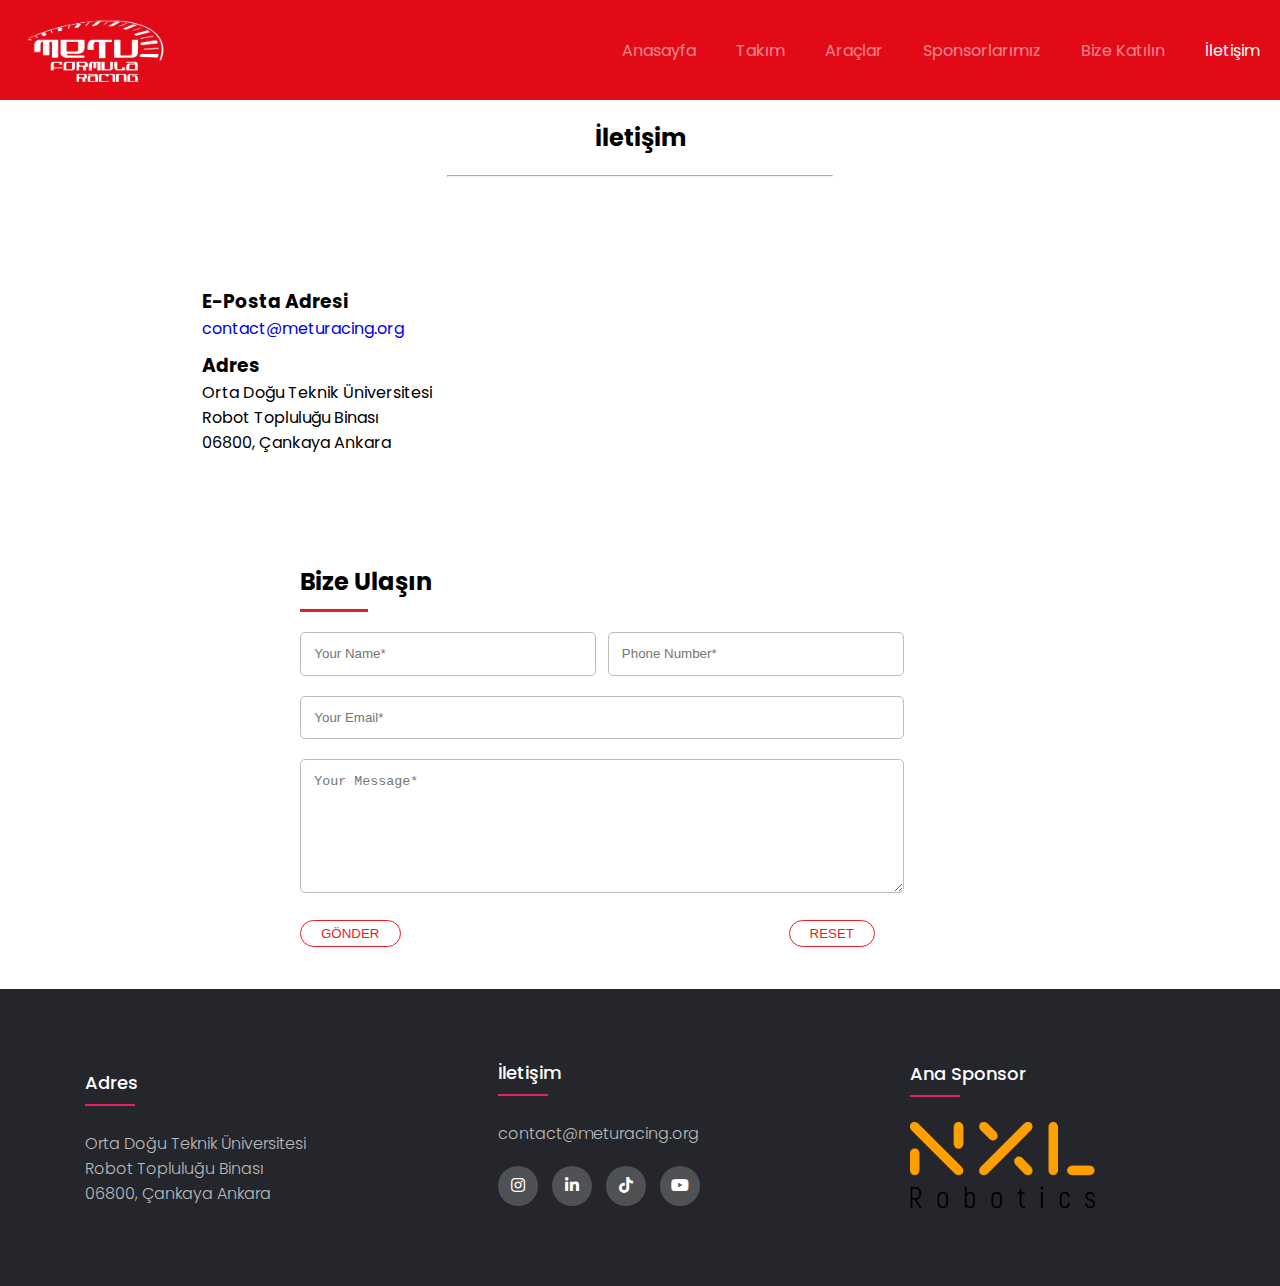
<file: contact.html>
<!DOCTYPE html>
<html lang="tr">
<head>
    <meta charset="UTF-8">
    <meta name="viewport" content="width=device-width, initial-scale=1.0">

    <link rel="apple-touch-icon" sizes="180x180" href="assets/favicon/apple-touch-icon.png">
    <link rel="icon" type="image/png" sizes="32x32" href="assets/favicon//favicon-32x32.png">
    <link rel="icon" type="image/png" sizes="16x16" href="assets/favicon//favicon-16x16.png">
    <link rel="icon" type="image/png" sizes="192x192" href="assets/favicon//android-chrome-192x192.png">
    <link rel="icon" type="image/png" sizes="512x512" href="assets/favicon//android-chrome-512x512.png">

    <title>METU Formula Racing – The Formula Student Team of Middle East Technical University</title>
    <script src="https://code.jquery.com/jquery-3.6.0.min.js"></script>
    <link rel="stylesheet" href="style.css">

    <!-- alttaki sonra silinebilir -->
    <link rel="stylesheet" type="text/css" href="https://cdnjs.cloudflare.com/ajax/libs/font-awesome/5.15.1/css/all.min.css">

</head>
<body>
    
    <nav id="navbar">
        <input type="checkbox" id="sidebar-active"> 
        <label for="sidebar-active" class="open-sidebar-button">
            <svg xmlns="http://www.w3.org/2000/svg" height="32px" viewBox="0 -960 960 960" width="32px"><path d="M120-240v-80h720v80H120Zm0-200v-80h720v80H120Zm0-200v-80h720v80H120Z"/></svg>
        </label>
        <label id="overlay" for="sidebar-active"></label>
        
        <div class="main-logo" href="index.html">
            <a href="index.html" style="opacity:1; padding: 0;"><img src="assets/MFR_logo_FullWhite.png" alt="ODTU Formula Team" class="main-logo-image" /> </a>
        </div>
        
        <div class="links-container">
            <label for="sidebar-active" class="close-sidebar-button">
                <svg xmlns="http://www.w3.org/2000/svg" height="32px" viewBox="0 -960 960 960" width="32px"><path d="m256-200-56-56 224-224-224-224 56-56 224 224 224-224 56 56-224 224 224 224-56 56-224-224-224 224Z"/></svg>
            </label>

            <a href="index.html">Anasayfa</a>
            <a href="team.html">Takım</a>
            <a href="cars.html">Araçlar</a>
            <a href="sponsors.html">Sponsorlarımız</a>
            <a href="joinus.html">Bize Katılın</a>
            <a class="active-nav-element" href="#">İletişim</a>

            <!-- <button>TR</button>
            <button>EN</button> -->

        </div>

    </nav>
    <script src="navbar.js"></script> 

    <div style="height: 120px;"></div>

    <span class="title">
        <h2>İletişim</h2>
        <hr>
    </span>

    <div class="contact-container">
        <div class="contact-info">
            <div class="info">
                <span>
                    <h3>E-Posta Adresi</h3>
                    <a href="mailto:contact@meturacing.org" style="text-decoration: none; text-transform: none;">contact@meturacing.org</a>
                </span>
                <span class="address">
                    <h3>Adres</h3>
                    <p>
                        Orta Doğu Teknik Üniversitesi <br>
                        Robot Topluluğu Binası <br>
                        06800, Çankaya Ankara
                    </p>
                </span>
            </div>
            <div class="address">
                <iframe src="https://www.google.com/maps/embed?pb=!1m14!1m8!1m3!1d3061.224583049239!2d32.7811743!3d39.8916038!3m2!1i1024!2i768!4f13.1!3m3!1m2!1s0x14d34700149f6d33%3A0x706073bc2416f674!2sMETU%20Formula%20Racing!5e0!3m2!1sen!2str!4v1738197823871!5m2!1sen!2str" style="border:0;" allowfullscreen="" loading="lazy" referrerpolicy="no-referrer-when-downgrade"></iframe>
            </div>
        </div>
        <div class="form">
            <h2 class="form-headline">Bize Ulaşın</h2>
            <form id="submit-form" action="https://postmail.invotes.com/send" method="post" id="email_form">
                <p>
                    <input id="name" name="extra_full_name" class="form-input" type="text" placeholder="Your Name*" required>
                    <small class="name-error"></small>
                </p>
                <p>
                    <input id="phone-number" name="extra_phone_number" class="form-input" type="tel" placeholder="Phone Number*" required>
                    <small class="name-error"></small>
                </p>
                <p class="full-width">
                    <input id="email" name="reply_to" class="form-input" type="email" placeholder="Your Email*" required>
                    <small class="name-error"></small>
                </p>
                <p class="full-width">
                    <textarea name="text" minlength="20" id="message" cols="30" rows="7" placeholder="Your Message*" required></textarea>
                    <small class="name-error"></small>
                </p>
                <input type="hidden" name="subject" value="Metu Formula Racing Website Contact Form Submission" />
                <input type="hidden" name="access_token" value="glqml2832xwcyvj83b5etdwp" />
                <!-- return urls can be fully qualified -OR-
                    start with / for root relative -OR-
                    start with . for url relative --> 
                <input type="hidden" name="success_url" value=".?message=Email+Successfully+Sent%21&isError=0" />
                <input type="hidden" name="error_url" value=".?message=Email+could+not+be+sent.&isError=1" />
                
                <p class="full-width">
                    <input type="submit" id="submit-form" type="submit" value="Gönder" class="submit-btn" onclick="checkValidations()">
                    <button class="reset-btn" onclick="reset()">Reset</button>
                </p>
            </form>
        </div>
    </div>

    
    <div style="height: 42px;"></div>
    <footer class="footer">
        <div class="footer-container">
            <div class="row">
                <div class="footer-col">
                    <h4>Adres</h4>
                    <ul>
                        <li><a href="https://maps.app.goo.gl/nJ7bkGFPjFqL134r6">
                            Orta Doğu Teknik Üniversitesi <br>
                            Robot Topluluğu Binası <br>
                            06800, Çankaya Ankara
                            </a>
                        </li>
                        
                        <!-- <li><a href="#">about us</a></li> -->
                        
                    </ul>
                </div>
                <div class="footer-col">
                    <h4>İletişim</h4>
                    <ul>
                        
                        <li ><a href="mailto:contact@meturacing.org" style="text-decoration: none; text-transform: none;">contact@meturacing.org</a></li>
                        
                    </ul>
                    <div class="social-links" style="padding-top: 20px;">
                        <a href="https://www.instagram.com/meturacing/"><i class="fab fa-instagram"></i></a>
                        <a href="https://www.linkedin.com/company/metuformularacing/"><i class="fab fa-linkedin-in"></i></a>
                        <a href="https://www.tiktok.com/@meturacing"><i class="fab fa-tiktok"></i></a>
                        <a href="https://www.youtube.com/@metuformularacing/"><i class="fab fa-youtube"></i></a>

                    </div>
                </div>
                <div class="footer-col">
                    <h4>Ana Sponsor</h4>
                    <ul>
                        <!-- <li><a href="#">Next Level Robotics</a></li> -->
                        <li><a href="https://nextlevelrobotics.com/"><img src="assets/Homepage/Ana_Sponsor_Logosu.webp" alt="next level robotics"></a></li>
                    </ul>
                </div>
                
            </div>
        </div>
    </footer>


    <script>
        var submitButton = document.getElementById("submit_form");
        var form = document.getElementById("email_form");
        form.addEventListener("submit", function (e) {
            setTimeout(function() {
                submitButton.value = "Sending...";
                submitButton.disabled = true;
            }, 1);
        });
    </script> 

    <script src="reach-us.js"></script>
    <script src="script.js"></script>


</body>
</html>
</file>
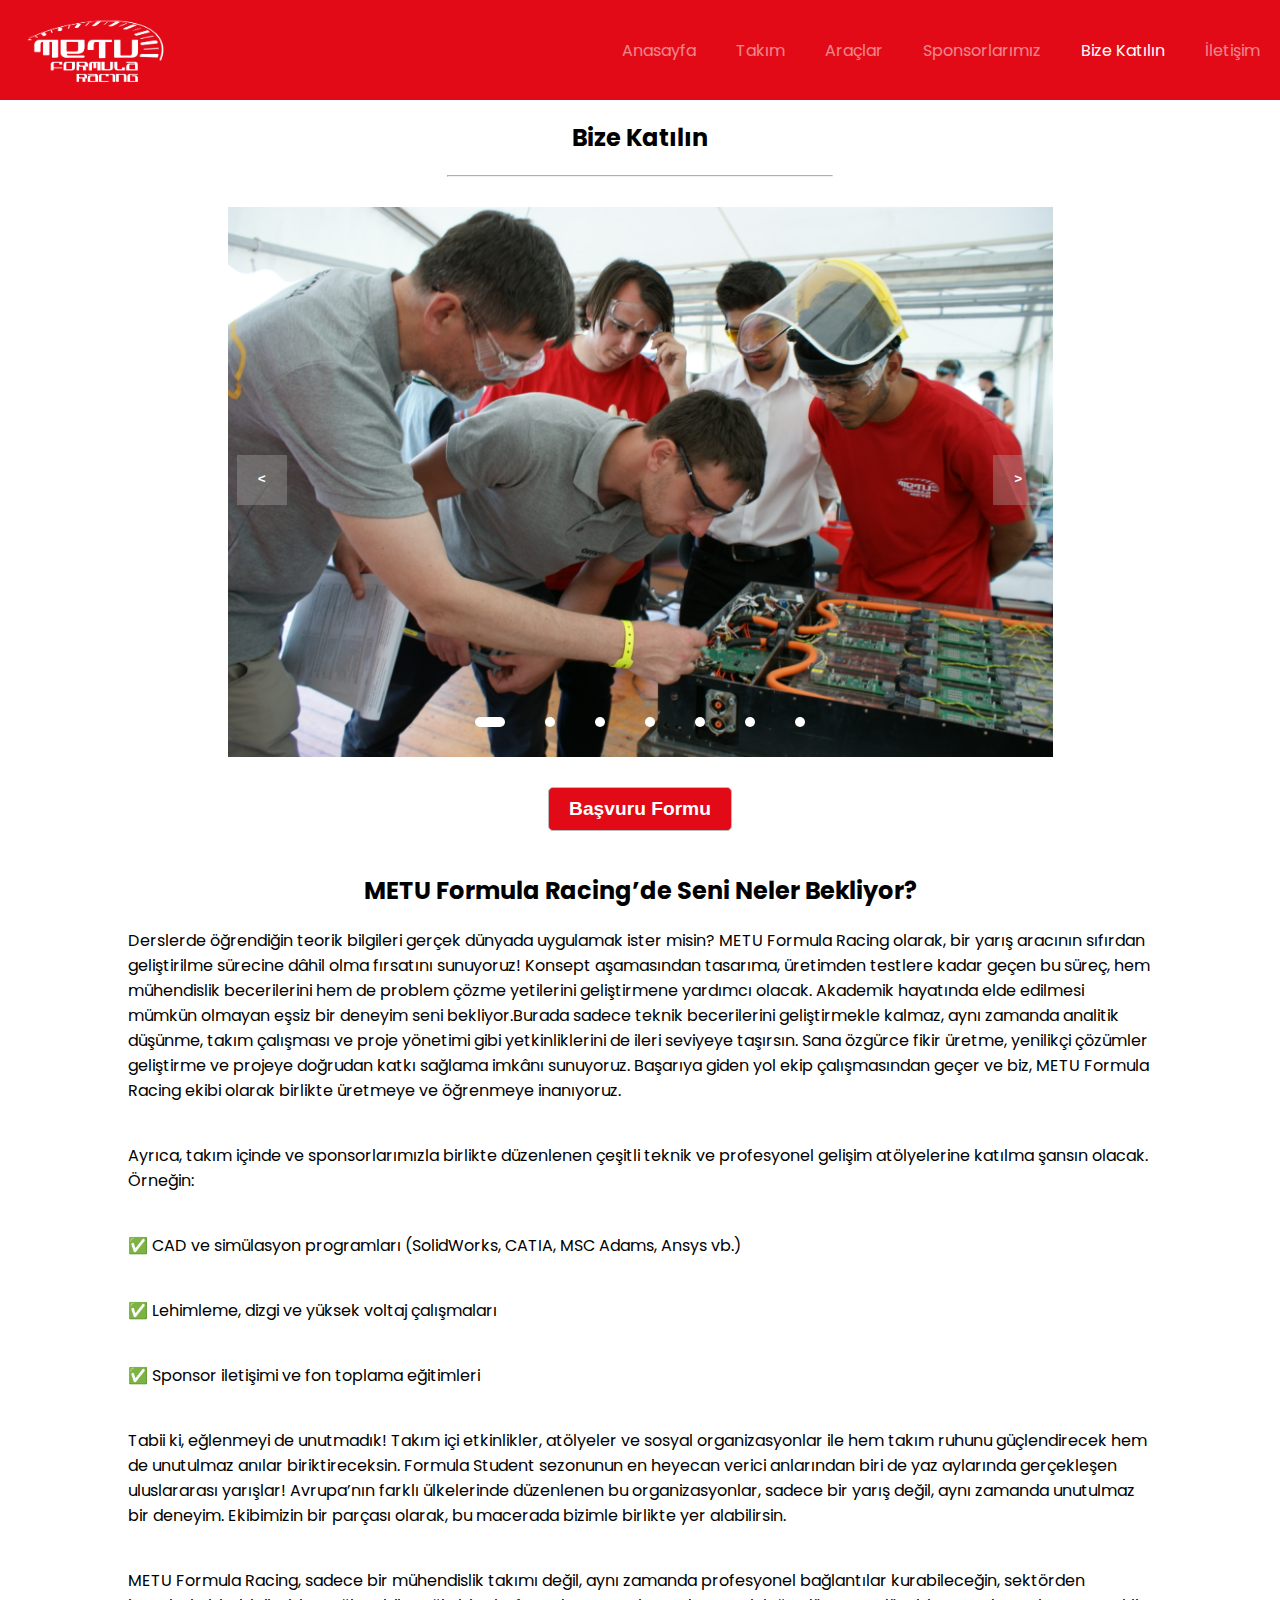
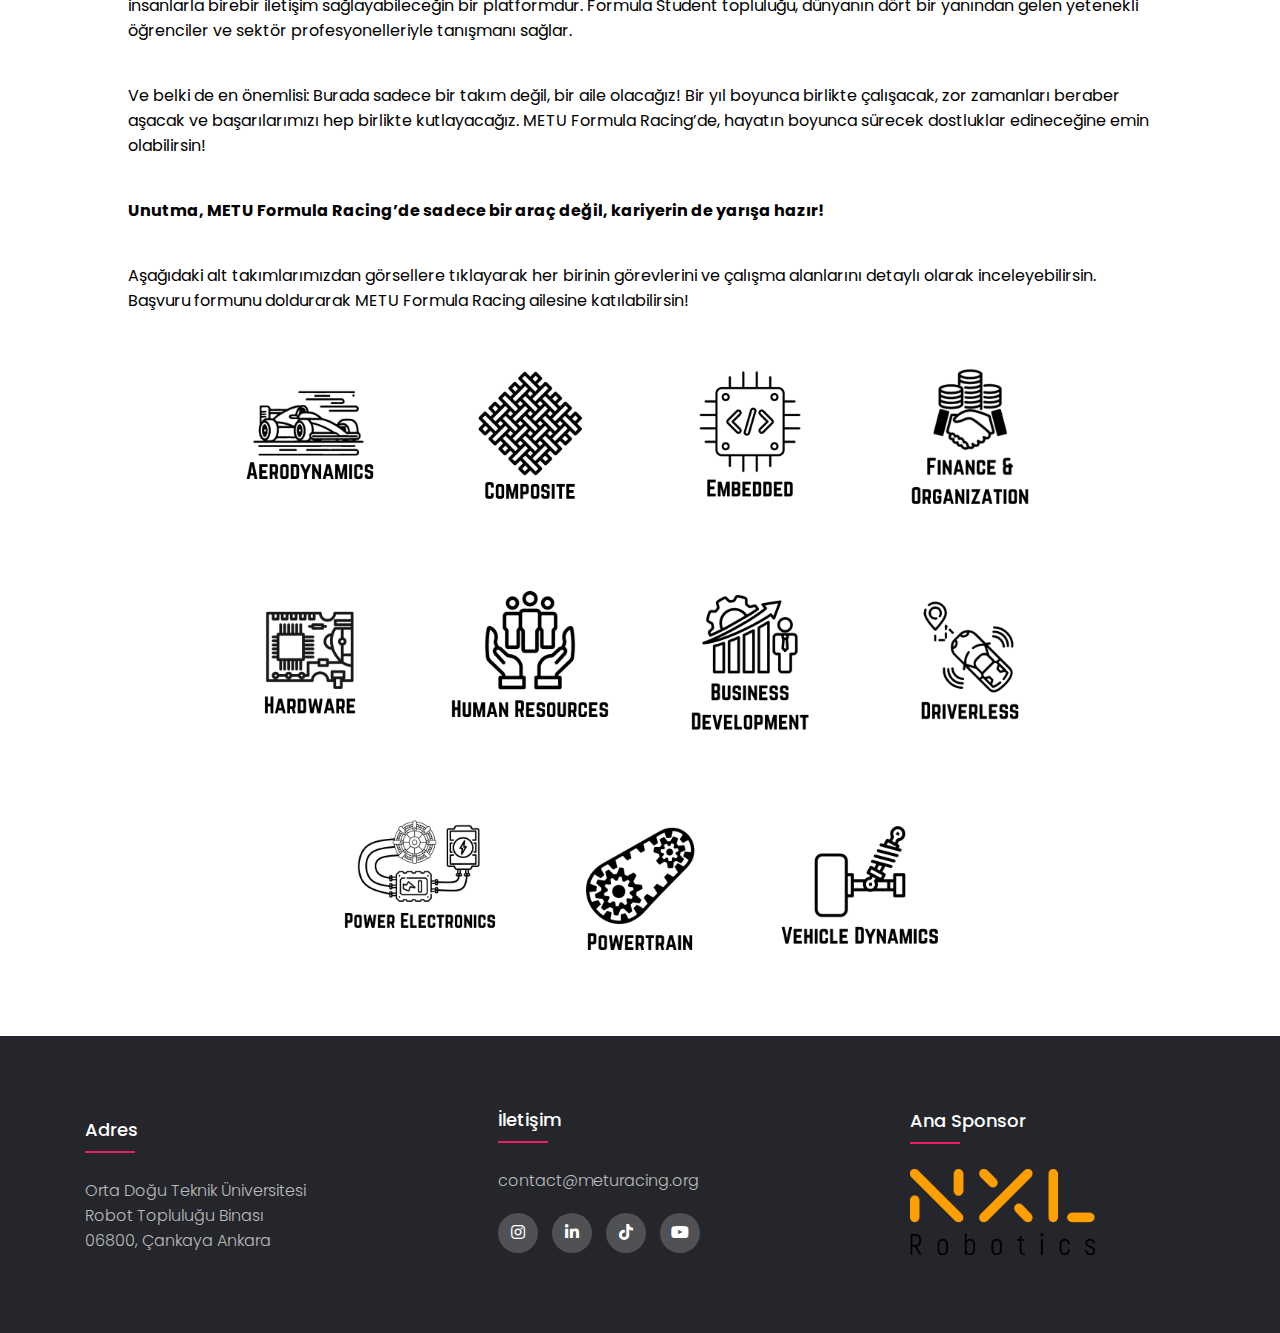
<file: joinus.html>
<!DOCTYPE html>
<html lang="tr">
    <head>
        <meta charset="UTF-8">
        <meta name="viewport" content="width=device-width, initial-scale=1.0">
        <link rel="apple-touch-icon" sizes="180x180" href="assets/favicon/apple-touch-icon.png">
        <link rel="icon" type="image/png" sizes="32x32" href="assets/favicon//favicon-32x32.png">
        <link rel="icon" type="image/png" sizes="16x16" href="assets/favicon//favicon-16x16.png">
        <link rel="icon" type="image/png" sizes="192x192" href="assets/favicon//android-chrome-192x192.png">
        <link rel="icon" type="image/png" sizes="512x512" href="assets/favicon//android-chrome-512x512.png">
        <title>METU Formula Racing – The Formula Student Team of Middle East Technical University</title>
        <script src="https://code.jquery.com/jquery-3.6.0.min.js"></script>
        <link rel="stylesheet" href="style.css">
        <!-- alttaki sonra silinebilir -->
        <link rel="stylesheet" type="text/css" href="https://cdnjs.cloudflare.com/ajax/libs/font-awesome/5.15.1/css/all.min.css">
    </head>
    <body>
        <nav id="navbar">
            <input type="checkbox" id="sidebar-active">
            <label for="sidebar-active" class="open-sidebar-button">
                <svg xmlns="http://www.w3.org/2000/svg" height="32px" viewBox="0 -960 960 960" width="32px">
                    <path d="M120-240v-80h720v80H120Zm0-200v-80h720v80H120Zm0-200v-80h720v80H120Z" />
                </svg>
            </label>
            <label id="overlay" for="sidebar-active"></label>
            <div class="main-logo" href="index.html">
                <a href="index.html" style="opacity:1; padding: 0;">
                    <img src="assets/MFR_logo_FullWhite.png" alt="ODTU Formula Team" class="main-logo-image" />
                </a>
            </div>
            <div class="links-container">
                <label for="sidebar-active" class="close-sidebar-button">
                    <svg xmlns="http://www.w3.org/2000/svg" height="32px" viewBox="0 -960 960 960" width="32px">
                        <path d="m256-200-56-56 224-224-224-224 56-56 224 224 224-224 56 56-224 224 224 224-56 56-224-224-224 224Z" />
                    </svg>
                </label>
                <a href="index.html">Anasayfa</a>
                <a href="team.html">Takım</a>
                <a href="cars.html">Araçlar</a>
                <a href="sponsors.html">Sponsorlarımız</a>
                <a class="active-nav-element" href="#">Bize Katılın</a>
                <a href="contact.html">İletişim</a>
                <!-- <button>TR</button><button>EN</button> -->
            </div>
        </nav>
        <script src="navbar.js"></script>
        <div style="height: 120px;"></div>
        <span class="title">
            <h2>Bize Katılın</h2>
            <hr>
        </span>
        <div class="join-us-slider slider">
            <div class="join-us-list list">
                <div class="item">
                    <img src="assets/join_us/foto_galeri/1.JPG" alt="image1">
                </div>
                <div class="item">
                    <img src="assets/join_us/foto_galeri/2.JPG" alt="image2">
                </div>
                <div class="item">
                    <img src="assets/join_us/foto_galeri/birlikler.jpg" alt="image3">
                </div>
                <div class="item">
                    <img src="assets/join_us/foto_galeri/DSC09011.JPG" alt="image4">
                </div>
                <div class="item">
                    <img src="assets/join_us/foto_galeri/DSC09308.JPG" alt="image2">
                </div>
                <div class="item">
                    <img src="assets/join_us/foto_galeri/Gallery_3.jpg" alt="image3">
                </div>
                <div class="item">
                    <img src="assets/join_us/foto_galeri/z_takim.jpg" alt="image4">
                </div>
            </div>
            <!--button prev and next-->
            <div class="buttons">
                <button id="prev">
                    < </button>
                        <button id="next">></button>
            </div>
            <!--Dots (if 5 items => 5 dots)-->
            <ul class="dots">
                <li class="active"></li>
                <li></li>
                <li></li>
                <li></li>
                <li></li>
                <li></li>
                <li></li>
            </ul>
        </div>
        <div class="join-us-container">
            <a href="https://forms.gle/AHE7bR7v7NbGHXe97" target="_blank">
                <button class="join-us-button">Başvuru Formu</button>
            </a>
            <div style="height: 42px;"></div>
            <h2>METU Formula Racing’de Seni Neler Bekliyor?</h2>
            <p> Derslerde öğrendiğin teorik bilgileri gerçek dünyada uygulamak ister misin? METU Formula Racing olarak, bir yarış aracının sıfırdan geliştirilme sürecine dâhil olma fırsatını sunuyoruz! Konsept aşamasından tasarıma, üretimden testlere kadar geçen bu süreç, hem mühendislik becerilerini hem de problem çözme yetilerini geliştirmene yardımcı olacak. Akademik hayatında elde edilmesi mümkün olmayan eşsiz bir deneyim seni bekliyor.Burada sadece teknik becerilerini geliştirmekle kalmaz, aynı zamanda analitik düşünme, takım çalışması ve proje yönetimi gibi yetkinliklerini de ileri seviyeye taşırsın. Sana özgürce fikir üretme, yenilikçi çözümler geliştirme ve projeye doğrudan katkı sağlama imkânı sunuyoruz. Başarıya giden yol ekip çalışmasından geçer ve biz, METU Formula Racing ekibi olarak birlikte üretmeye ve öğrenmeye inanıyoruz.</p>
            <p> Ayrıca, takım içinde ve sponsorlarımızla birlikte düzenlenen çeşitli teknik ve profesyonel gelişim atölyelerine katılma şansın olacak. Örneğin:</p>
            <p> ✅ CAD ve simülasyon programları (SolidWorks, CATIA, MSC Adams, Ansys vb.)</p>
            <p> ✅ Lehimleme, dizgi ve yüksek voltaj çalışmaları</p>
            <p> ✅ Sponsor iletişimi ve fon toplama eğitimleri</p>
            <p>Tabii ki, eğlenmeyi de unutmadık! Takım içi etkinlikler, atölyeler ve sosyal organizasyonlar ile hem takım ruhunu güçlendirecek hem de unutulmaz anılar biriktireceksin. Formula Student sezonunun en heyecan verici anlarından biri de yaz aylarında gerçekleşen uluslararası yarışlar! Avrupa’nın farklı ülkelerinde düzenlenen bu organizasyonlar, sadece bir yarış değil, aynı zamanda unutulmaz bir deneyim. Ekibimizin bir parçası olarak, bu macerada bizimle birlikte yer alabilirsin.</p>
            <p> METU Formula Racing, sadece bir mühendislik takımı değil, aynı zamanda profesyonel bağlantılar kurabileceğin, sektörden insanlarla birebir iletişim sağlayabileceğin bir platformdur. Formula Student topluluğu, dünyanın dört bir yanından gelen yetenekli öğrenciler ve sektör profesyonelleriyle tanışmanı sağlar.</p>
            <p> Ve belki de en önemlisi: Burada sadece bir takım değil, bir aile olacağız! Bir yıl boyunca birlikte çalışacak, zor zamanları beraber aşacak ve başarılarımızı hep birlikte kutlayacağız. METU Formula Racing’de, hayatın boyunca sürecek dostluklar edineceğine emin olabilirsin! </p>
            <p>
                <strong>Unutma, METU Formula Racing’de sadece bir araç değil, kariyerin de yarışa hazır!</strong>
            </p>
            <p> Aşağıdaki alt takımlarımızdan görsellere tıklayarak her birinin görevlerini ve çalışma alanlarını detaylı olarak inceleyebilirsin. Başvuru formunu doldurarak METU Formula Racing ailesine katılabilirsin! </p>
            <div class="sub-teams">
                <figure class="sub-team" onclick="openModal('aero-modal')">
                    <img src="assets/join_us/alt_takim_logolar/Aero.png" alt="Aero">
                    <!-- <figcaption>Aero</figcaption> -->
                </figure>
                <figure class="sub-team" onclick="openModal('composite-modal')">
                    <img src="assets/join_us/alt_takim_logolar/Composite.png" alt="Composite">
                    <!-- <figcaption>Composite</figcaption> -->
                </figure>
                <figure class="sub-team" onclick="openModal('embedded-modal')">
                    <img src="assets/join_us/alt_takim_logolar/Embedded.png" alt="Embedded">
                    <!-- <figcaption>Embedded</figcaption> -->
                </figure>
                <figure class="sub-team" onclick="openModal('f-o-modal')">
                    <img src="assets/join_us/alt_takim_logolar/F&O.png" alt="F&O">
                    <!-- <figcaption>F&O</figcaption> -->
                </figure>
                <figure class="sub-team" onclick="openModal('hardware-modal')">
                    <img src="assets/join_us/alt_takim_logolar/Hardware.png" alt="Hardware">
                    <!-- <figcaption>F&O</figcaption> -->
                </figure>
                <figure class="sub-team" onclick="openModal('hr-modal')">
                    <img src="assets/join_us/alt_takim_logolar/HR.png" alt="hr">
                    <!-- <figcaption>F&O</figcaption> -->
                </figure>
                <figure class="sub-team" onclick="openModal('business-development-modal')">
                    <img src="assets/join_us/alt_takim_logolar/is-gelistirme.png" alt="business-development">
                    <!-- <figcaption>F&O</figcaption> -->
                </figure>
                <figure class="sub-team" onclick="openModal('otonom-modal')">
                    <img src="assets/join_us/alt_takim_logolar/Otonom.png" alt="otonom">
                    <!-- <figcaption>F&O</figcaption> -->
                </figure>
                <figure class="sub-team" onclick="openModal('power-electronics-modal')">
                    <img src="assets/join_us/alt_takim_logolar/power-electronics.png" alt="power-electronics">
                    <!-- <figcaption>F&O</figcaption> -->
                </figure>
                <figure class="sub-team" onclick="openModal('pt-modal')">
                    <img src="assets/join_us/alt_takim_logolar/PT.png" alt="PT">
                    <!-- <figcaption>F&O</figcaption> -->
                </figure>
                <figure class="sub-team" onclick="openModal('vehicle-dynamics-modal')">
                    <img src="assets/join_us/alt_takim_logolar/vehicle-dynamics.png" alt="vehicle-dynamics">
                    <!-- <figcaption>F&O</figcaption> -->
                </figure>
            </div>
            <div class="modals-container">
                <div id="aero-modal" class="modal aero-modal">
                    <div class="modal-content">
                        <span class="close-modal">&times;</span>
                        <h2 class="modal-title">Aerodinamik Alt Takımı</h2>
                        <hr>
                        <span class="modal-content-text">
                            <p>Aerodinamik parçaların CAD programları ile tasarlanması ve CFD ile optimize edilmesi; sürüklenme kuvvetini minimuma indirip yere basma kuvvetini maksimize ederek araç performansını artırmayı hedefler.</p>
                            <ol class="modal-list">
                                <li>Mekanik Tasarım</li>
                                <li>Hesaplamalı Akışkanlar Dinamiği</li>
                            </ol>
                        </span>
                    </div>
                </div>
                <div id="composite-modal" class="modal aero-modal">
                    <div class="modal-content">
                        <span class="close-modal">&times;</span>
                        <h2 class="modal-title">Kompozit</h2>
                        <hr>
                        <span class="modal-content-text">
                            <p>Aracın kompozit parçalarının üretimi, analizi, yarışa hazırlanması üzerine çalışan alt takımdır. <br> Kompozit parçaların belirli kuvvetler altında dayanımını test ederek tasarım yapmak, istenilen güç, mukavemet ve dayanımı sağlamak; doğru malzeme seçimi ve kullanımıyla yapısal bütünlüğü güvence altına almak amaçlanır. </p>
                            <ol class="modal-list">
                                <li>Mekanik Tasarım</li>
                                <li>Yapısal Analiz</li>
                                <li>Kompozit üretimi</li>
                            </ol>
                        </span>
                    </div>
                </div>
                <div id="embedded-modal" class="modal aero-modal">
                    <div class="modal-content">
                        <span class="close-modal">&times;</span>
                        <h2 class="modal-title">Gömülü Yazılım</h2>
                        <hr>
                        <span class="modal-content-text">
                            <p> Araç içi haberleşme sistemlerinin tasarımı, CANBUS ve Serial gibi protokolleri kapsar. Araç içi mikroişlemcilerin, örneğin ESP32 ve STM32, programlanması gerçekleştirilir. Ayrıca, otonom birim ile ortak kullanım için haberleşme kütüphanelerinin kodlanması da yapılır. </p>
                            <ol class="modal-list">
                                <li>Python</li>
                                <li>ESP ve STM Programlama</li>
                            </ol>
                        </span>
                    </div>
                </div>
                <div id="f-o-modal" class="modal aero-modal">
                    <div class="modal-content">
                        <span class="close-modal">&times;</span>
                        <h2 class="modal-title">Finans & Organizasyon</h2>
                        <hr>
                        <p> Aracın üretim süreci boyunca gereken maddi ve ayni kaynakları bulur, takım içi organizasyonlar düzenler ve yarışmalara gidilmesi konusundaki operasyonları yürütür. </p>
                    </div>
                </div>
                <div id="hardware-modal" class="modal aero-modal">
                    <div class="modal-content">
                        <span class="close-modal">&times;</span>
                        <h2 class="modal-title">Donanım</h2>
                        <hr>
                        <span class="modal-content-text">
                            <p> Araç üzerindeki elektronik kartların tasarımı ve üretimi, gömülü yazılım ile sensör verilerinin işlenmesi, tün elektronik sistemlerin montajı ve kablolamanın yapılması hedeflenir. </p>
                            <ol class="modal-list">
                                <li>Kart Tasarımı</li>
                                <li>Düşük Voltaj Elektrik Hattı Tasarımı</li>
                            </ol>
                        </span>
                    </div>
                </div>
                <div id="hr-modal" class="modal aero-modal">
                    <div class="modal-content">
                        <span class="close-modal">&times;</span>
                        <h2 class="modal-title">İnsan Kaynakları</h2>
                        <hr>
                        <p> Üye alım süreçlerinin yönetimi, üyelerin geri bildirim ve performans değerlendirmeleri ile eğitim ve atölye programları gibi faaliyetler yürütülmektedir. </p>
                    </div>
                </div>
                <div id="business-development-modal" class="modal aero-modal">
                    <div class="modal-content">
                        <span class="close-modal">&times;</span>
                        <h2 class="modal-title">İş Geliştirme</h2>
                        <hr>
                        <p> Sosyal medya, tasarım, iş planı sunumu, yarış koordinasyonu, tanıtım ve basılı materyaller gibi alanlarda çeşitli faaliyetler gerçekleştirilmektedir. </p>
                    </div>
                </div>
                <div id="otonom-modal" class="modal aero-modal">
                    <div class="modal-content">
                        <span class="close-modal">&times;</span>
                        <h2 class="modal-title">Otonom</h2>
                        <hr>
                        <span class="modal-content-text">
                            <p> Teknik takımların geliştirdiği araç için insansız sürüş algoritmalarının geliştirilmesi süreci yürütülmektedir. <br> Aracın, sensörler aracılığıyla önceden bilinmeyen bir pisti sınırlandıran konileri doğru şekilde algılaması sağlanır. Algılanan verilere dayanarak güvenli ve verimli bir rota belirlenir ve bu rota dinamik olarak güncellenir. Araç, belirlenen rotaya uygun şekilde hızını ve yönünü hassas bir şekilde ayarlayarak stabil bir sürüş gerçekleştirir. </p>
                            <ol class="modal-list">
                                <li>ROS</li>
                                <li>Nvidia Development Kit Programlama</li>
                                <li>Obje Tanıma</li>
                                <li>Kontrol</li>
                                <li>Sürüş Algoritması Programlama</li>
                            </ol>
                        </span>
                    </div>
                </div>
                <div id="power-electronics-modal" class="modal aero-modal">
                    <div class="modal-content">
                        <span class="close-modal">&times;</span>
                        <h2 class="modal-title">Güç Elektroniği</h2>
                        <hr>
                        <span class="modal-content-text">
                            <p> Aracın yüksek voltaj batarya sisteminin tasarımı ve üretimi, kullanılan motorun parametrizasyonu ve kontrolü, yüksek voltaj hattının simülasyonu ve analizi ile yüksek voltaj güvenliği konularını kapsar. </p>
                            <ol class="modal-list">
                                <li>Yüksek Voltaj Hattı Tasarımı</li>
                                <li>Mekanik Tasarım</li>
                            </ol>
                        </span>
                    </div>
                </div>
                <div id="pt-modal" class="modal aero-modal">
                    <div class="modal-content">
                        <span class="close-modal">&times;</span>
                        <h2 class="modal-title">Güç Aktarma</h2>
                        <hr>
                        <span class="modal-content-text">
                            <p> Motordan elde edilen hareketin tekerleklere aktarımını sağlamak için aktarım organlarının tasarımı ve analizleri yapılır, mekanik parçalar CAD ile modellenir ve soğutma sistemi araca entegre edilir. </p>
                            <ol class="modal-list">
                                <li>Mekanik Tasarım</li>
                                <li>Yapısal Analiz</li>
                            </ol>
                        </span>
                    </div>
                </div>
                <div id="vehicle-dynamics-modal" class="modal aero-modal">
                    <div class="modal-content">
                        <span class="close-modal">&times;</span>
                        <h2 class="modal-title">Araç Dinamiği</h2>
                        <hr>
                        <span class="modal-content-text">
                            <p> Aracın statik ve dinamik davranışlarını analiz eden bu alt takım, yarış koşullarına uygun, yüksek mekanik yol tutuşuna sahip bir süspansiyon tasarlar. Parçaların dayanıklılığını ve sistemin tepkilerini analiz ederek öngörülerde bulunur ve tasarımlarını buna göre şekillendirir. <br> Aracın maruz kalacağı kuvvetlere göre rijit ve hafif bir şasi tasarımı, bağlantı elemanlarının tasarımı ve üretimi ile sürücü güvenliği ve ergonomisine uygun bir yapı oluşturmak amaçlanır. </p>
                            <ol class="modal-list">
                                <li>Mekanik Tasarım</li>
                                <li>Kinematik Analiz</li>
                                <li>Yapısal Analiz</li>
                            </ol>
                        </span>
                    </div>
                </div>
            </div>
        </div>
        <div style="height: 42px;"></div>
        <footer class="footer">
            <div class="footer-container">
                <div class="row">
                    <div class="footer-col">
                        <h4>Adres</h4>
                        <ul>
                            <li>
                                <a href="https://maps.app.goo.gl/nJ7bkGFPjFqL134r6"> Orta Doğu Teknik Üniversitesi <br> Robot Topluluğu Binası <br> 06800, Çankaya Ankara </a>
                            </li>
                            <!-- <li><a href="#">about us</a></li> -->
                        </ul>
                    </div>
                    <div class="footer-col">
                        <h4>İletişim</h4>
                        <ul>
                            <li>
                                <a href="mailto:contact@meturacing.org" style="text-decoration: none; text-transform: none;">contact@meturacing.org</a>
                            </li>
                        </ul>
                        <div class="social-links" style="padding-top: 20px;">
                            <a href="https://www.instagram.com/meturacing/">
                                <i class="fab fa-instagram"></i>
                            </a>
                            <a href="https://www.linkedin.com/company/metuformularacing/">
                                <i class="fab fa-linkedin-in"></i>
                            </a>
                            <a href="https://www.tiktok.com/@meturacing">
                                <i class="fab fa-tiktok"></i>
                            </a>
                            <a href="https://www.youtube.com/@metuformularacing/">
                                <i class="fab fa-youtube"></i>
                            </a>
                        </div>
                    </div>
                    <div class="footer-col">
                        <h4>Ana Sponsor</h4>
                        <ul>
                            <!-- <li><a href="#">Next Level Robotics</a></li> -->
                            <li>
                                <a href="https://nextlevelrobotics.com/">
                                    <img src="assets/Homepage/Ana_Sponsor_Logosu.webp" alt="next level robotics">
                                </a>
                            </li>
                        </ul>
                    </div>
                </div>
            </div>
        </footer>
        <script src="slider.js"></script>
        <script src="script.js"></script>
    </body>
</html>
</file>
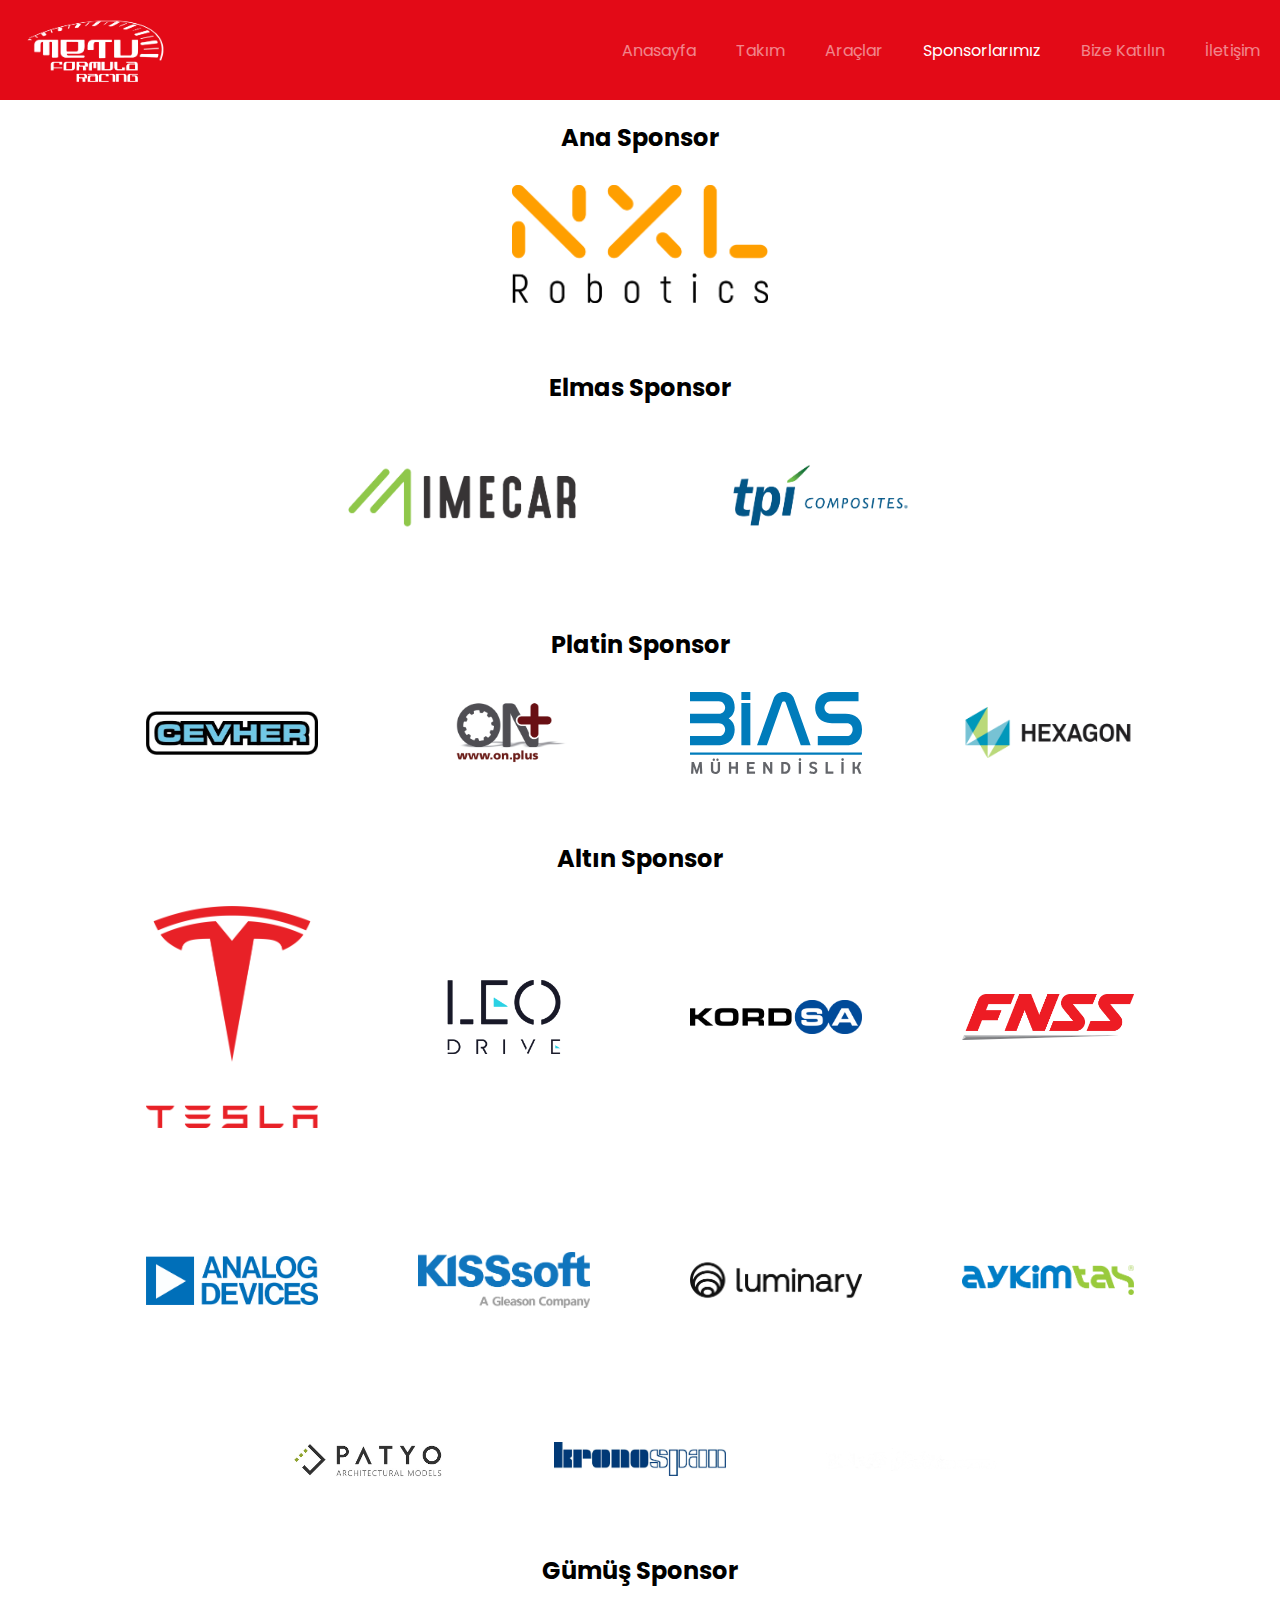
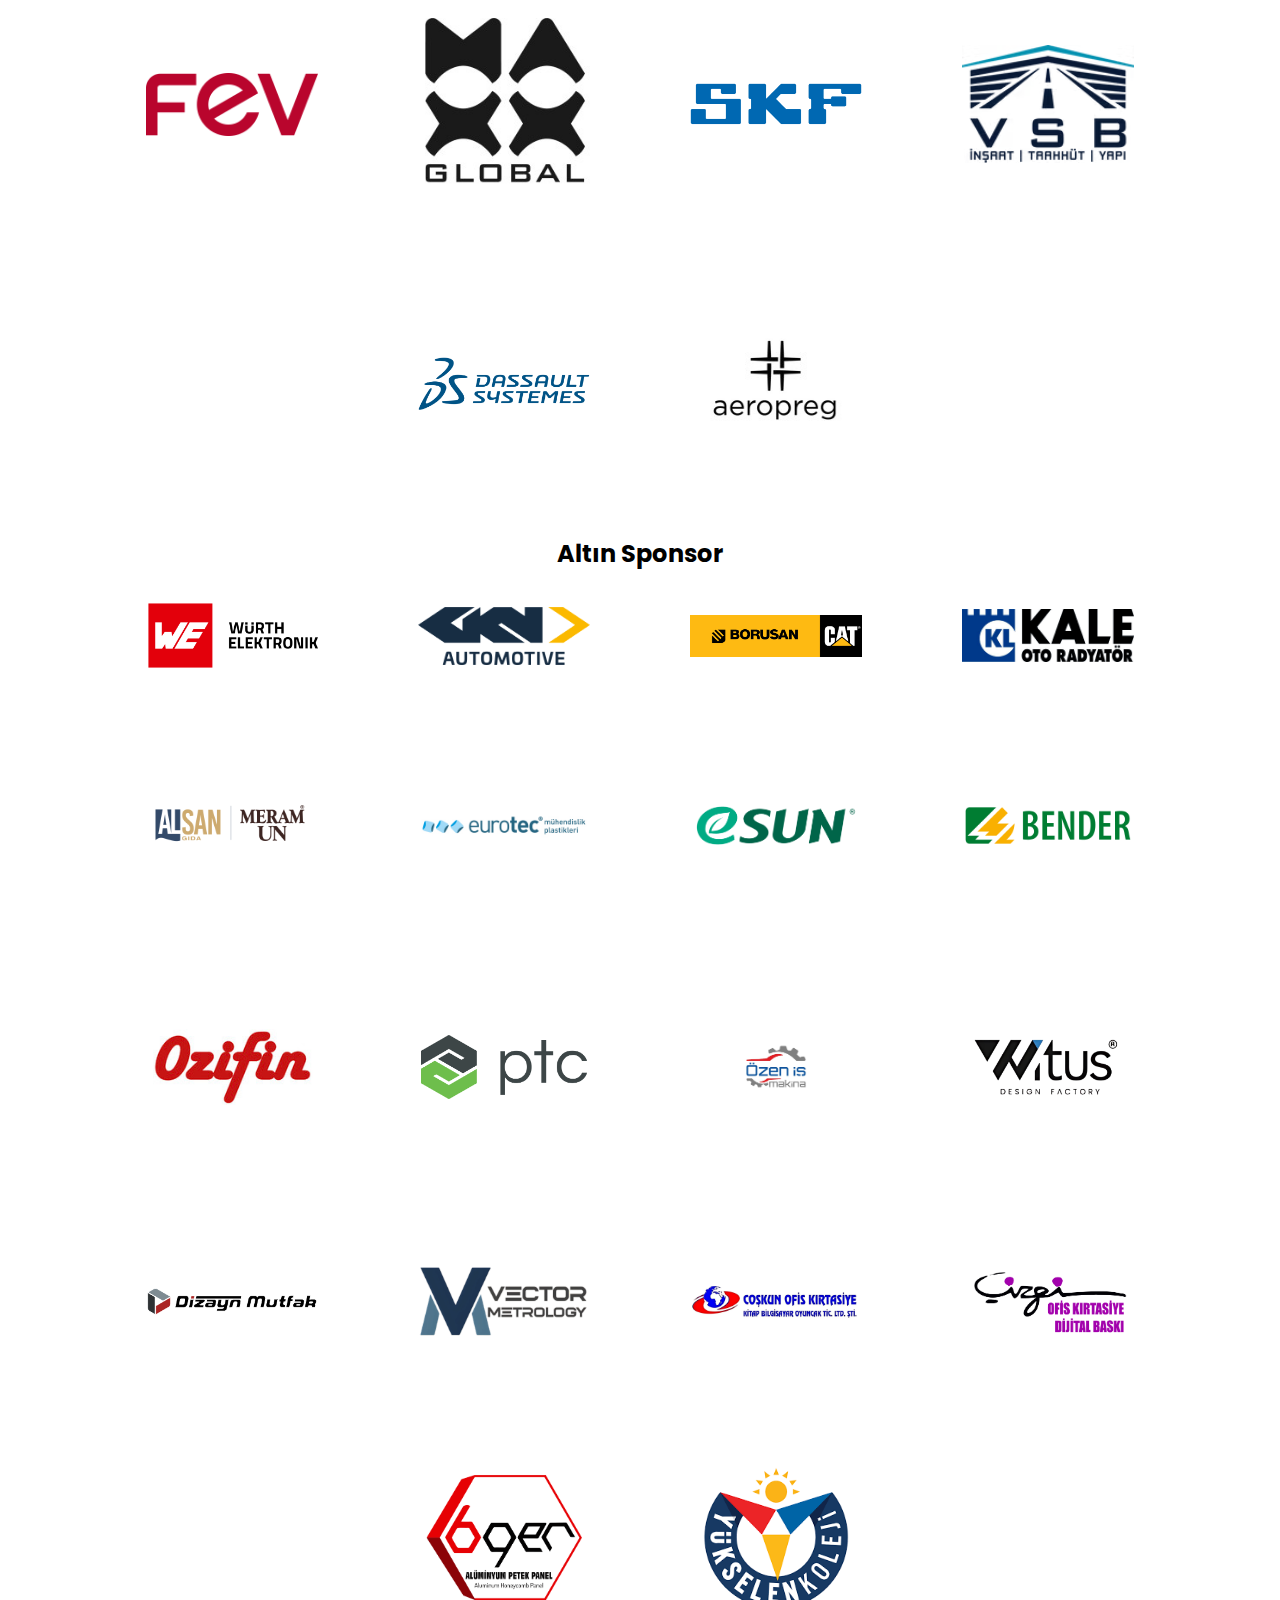
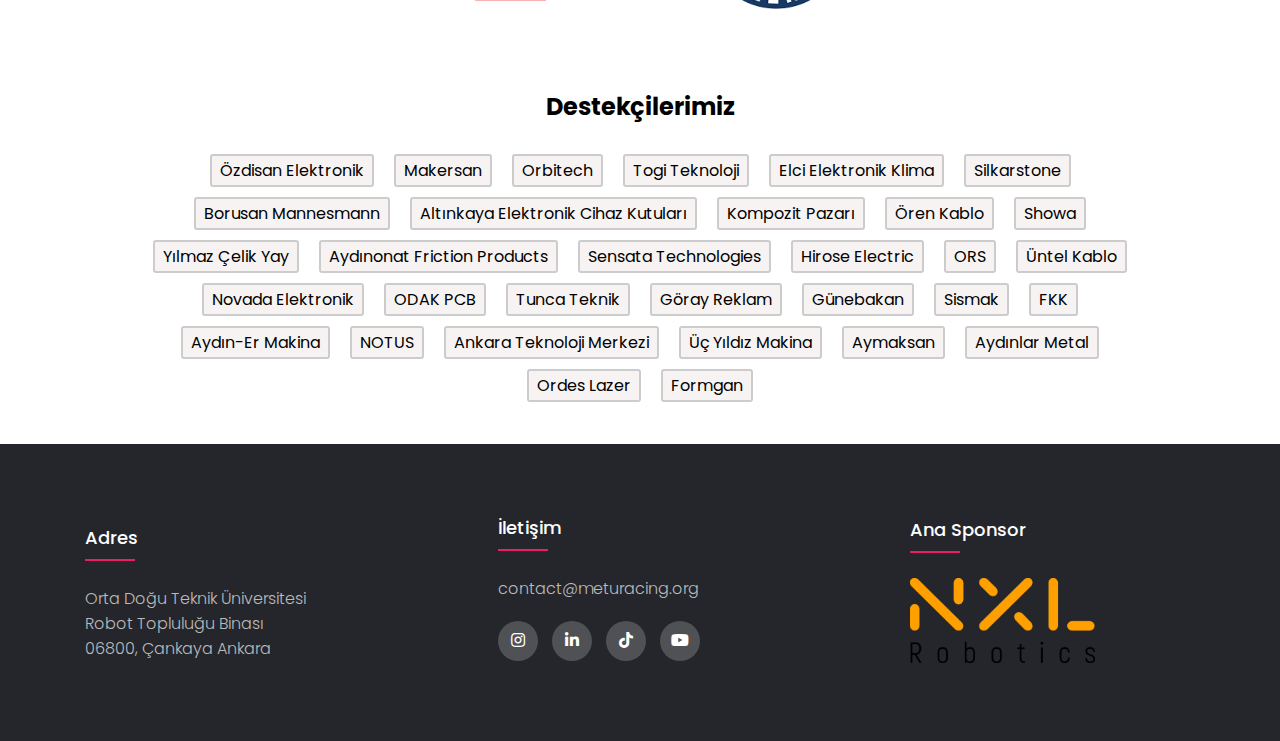
<file: sponsors.html>
<!DOCTYPE html>
<html lang="tr">
<head>
    <meta charset="UTF-8">
    <meta name="viewport" content="width=device-width, initial-scale=1.0">

    <link rel="apple-touch-icon" sizes="180x180" href="assets/favicon/apple-touch-icon.png">
    <link rel="icon" type="image/png" sizes="32x32" href="assets/favicon//favicon-32x32.png">
    <link rel="icon" type="image/png" sizes="16x16" href="assets/favicon//favicon-16x16.png">
    <link rel="icon" type="image/png" sizes="192x192" href="assets/favicon//android-chrome-192x192.png">
    <link rel="icon" type="image/png" sizes="512x512" href="assets/favicon//android-chrome-512x512.png">

    <title>METU Formula Racing – The Formula Student Team of Middle East Technical University</title>
    <script src="https://code.jquery.com/jquery-3.6.0.min.js"></script>
    <link rel="stylesheet" href="style.css">

    <!-- alttaki sonra silinebilir -->
    <link rel="stylesheet" type="text/css" href="https://cdnjs.cloudflare.com/ajax/libs/font-awesome/5.15.1/css/all.min.css">

</head>
<body>
    
    <nav id="navbar">
        <input type="checkbox" id="sidebar-active"> 
        <label for="sidebar-active" class="open-sidebar-button">
            <svg xmlns="http://www.w3.org/2000/svg" height="32px" viewBox="0 -960 960 960" width="32px"><path d="M120-240v-80h720v80H120Zm0-200v-80h720v80H120Zm0-200v-80h720v80H120Z"/></svg>
        </label>
        <label id="overlay" for="sidebar-active"></label>
        
        <div class="main-logo" href="index.html">
            <a href="index.html" style="opacity:1; padding: 0;"><img src="assets/MFR_logo_FullWhite.png" alt="ODTU Formula Team" class="main-logo-image" /> </a>
        </div>
        
        <div class="links-container">
            <label for="sidebar-active" class="close-sidebar-button">
                <svg xmlns="http://www.w3.org/2000/svg" height="32px" viewBox="0 -960 960 960" width="32px"><path d="m256-200-56-56 224-224-224-224 56-56 224 224 224-224 56 56-224 224 224 224-56 56-224-224-224 224Z"/></svg>
            </label>

            <a href="index.html">Anasayfa</a>
            <a href="team.html">Takım</a>
            <a href="cars.html">Araçlar</a>
            <a class="active-nav-element" href="#">Sponsorlarımız</a>
            <a href="joinus.html">Bize Katılın</a>
            <a href="contact.html">İletişim</a>

            <!-- <button>TR</button>
            <button>EN</button> -->

        </div>

    </nav>
    <script src="navbar.js"></script> 

    <div style="height: 120px;"></div>

    <!-- <span class="title">
        <h2>Sponsorlarımız</h2>
        <hr>
    </span> -->

    <div class="sponsors-container">

        <div class="main-sponsors">
            <span>Ana Sponsor</span>
            <div class="sponsors">
                <div class="main-sponsor sponsor">
                    <a href="https://nextlevelrobotics.com/"><img src="assets/Homepage/Ana_Sponsor_Logosu.webp" alt="next level robotics"></a>
                </div>
            </div>
        </div>
        
        <div class="diamond-sponsors">
            <span>Elmas Sponsor</span>
            <div class="sponsors">
                <div class="diamond-sponsor sponsor">
                    <a href="https://www.imecar.com/tr/"><img src="Sponsors/Elmas/Elmas_IMECAR.png" alt="imecar electronics"></a>
                </div>
                <div class="diamond-sponsor sponsor">
                    <a href="https://tpicomposites.com/"><img src="Sponsors/Elmas/ELMAS_TPI.png" alt="tpi composites"></a>
                </div>
            </div>
        </div>

        <div class="platin-sponsors">
            <span>Platin Sponsor</span>
            <div class="sponsors">
                <div class="sponsor">
                    <a href="https://www.cevher.com/"><img src="Sponsors/Platin/Platin_Cevher.png" alt="cevher jant"></a>
                </div>
                <div class="sponsor">
                    <a href="https://onplus.com.tr/tr/"><img src="Sponsors/Platin/Platin_OnPlus.png" alt="onplus"></a>
                </div>
                <div class="sponsor">
                    <a href="https://bias.com.tr/"><img src="Sponsors/Platin/Platin_Bias.svg" alt="next level robotics"></a>
                </div>
                <div class="sponsor">
                    <a href="https://hexagon.com/"><img src="Sponsors/Platin/Platin_Hexagon.png" alt="hexagon"></a>
                </div>
            </div>
        </div>
        <div class="gold-sponsors">
            <span>Altın Sponsor</span>
            <div class="sponsors">
                <div class="sponsor">
                    <a href="https://www.tesla.com/"><img src="Sponsors/Altın/Altın_Tesla.png" alt="tesla"></a>
                </div>
                <div class="sponsor">
                    <a href="https://www.leodrive.ai/"><img src="Sponsors/Altın/Altın_Leodrive.png" alt="leodrive"></a>
                </div>
                <div class="sponsor">
                    <a href="https://kordsa.com/tr"><img src="Sponsors/Altın/Altın_KORDSA.png" alt="kordsa"></a>
                </div>
                <div class="sponsor">
                    <a href="https://www.fnss.com.tr/tr"><img src="Sponsors/Altın/Altın_FNSS.png" alt="fnss"></a>
                </div>
                <div class="sponsor">
                    <a href="https://www.analog.com/en/index.html"><img src="Sponsors/Altın/Altın_Analog.png" alt="analog devices"></a>
                </div>
                <div class="sponsor">
                    <a href="https://www.kisssoft.com/tr"><img src="Sponsors/Altın/Altın_KISSOFT.png" alt="kissoft"></a>
                </div>
                <div class="sponsor">
                    <a href="https://www.luminarycloud.com/"><img src="Sponsors/Altın/Altın_Luminary.jpg" alt="luminary"></a>
                </div>
                <div class="sponsor">
                    <a href="https://www.aykimtas.com/"><img src="Sponsors/Altın/Altın_Aykimtaş.png" alt="aykimtas"></a>
                </div>
                <div class="sponsor">
                    <a href="https://www.patyo.com/"><img src="Sponsors/Altın/Altın_Patyo.png" alt="patyo"></a>
                </div>
                <div class="sponsor">
                    <a href="https://kronospan.com/tr_TR"><img src="Sponsors/Altın/Altın_Kronospan.jpg" alt="kronospan"></a>
                </div>
                <div class="sponsor">
                    <a href="https://www.borasglobal.com/"><img src="Sponsors/Altın/Altın_Boras.png" alt="boras"></a>
                </div>
            </div>
        </div>

        <div class="silver-sponsors">
            <span>Gümüş Sponsor</span>
            <div class="sponsors">
                <div class="sponsor">
                    <a href="https://www.fev.com/en/location-turkey/"><img src="Sponsors/Gümüş/Gümüş_FEV.png" alt="fev"></a>
                </div>
                <div class="sponsor">
                    <a href="https://www.maxx-global.net/hakkimizda.html"><img src="Sponsors/Gümüş/Gümüş_MAXX.png" alt="maxx"></a>
                </div>
                <div class="sponsor">
                    <a href="https://www.skf.com/tr"><img src="Sponsors/Gümüş/Gümüş_SKF.png" alt="skf"></a>
                </div>
                <div class="sponsor">
                    <a href="https://www.vsbinsaat.com.tr/"><img src="Sponsors/Gümüş/Gümüş_VSB.png" alt="vsb"></a>
                </div>
                <div class="sponsor">
                    <a href="https://www.3ds.com/"><img src="Sponsors/Gümüş/Gümüş_Dassault.png" alt="dassault"></a>
                </div>
                <div class="sponsor">
                    <a href="https://aeropreg.com/"><img src="Sponsors/Gümüş/Gümüş_Aeropreg.png" alt="aeropreg"></a>
                </div>
            </div>
        </div>

        <div class="bronze-sponsors">
            <span>Altın Sponsor</span>
            <div class="sponsors">
                <div class="sponsor">
                    <a href="https://www.we-online.com/en"><img src="Sponsors/Bronz/Bronz_Würth.png" alt="würth"></a>
                </div>
                <div class="sponsor">
                    <a href="https://www.gknautomotive.com/"><img src="Sponsors/Bronz/Bronz_GKN.png" alt="gkn"></a>
                </div>
                <div class="sponsor">
                    <a href="https://www.borusancat.com/tr"><img src="Sponsors/Bronz/Bronz_BorusanCAT.png" alt="borusancat"></a>
                </div>
                <div class="sponsor">
                    <a href="https://www.kaleoto.com.tr/"><img src="Sponsors/Bronz/Bronz_KaleOto.png" alt="kaleoto"></a>
                </div>
                <div class="sponsor">
                    <a href="https://meramun.com/"><img src="Sponsors/Bronz/Bronz_AlsanMeramun.png" alt="alsanmeramun"></a>
                </div>
                <div class="sponsor">
                    <a href="https://www.eurotec-ep.com/"><img src="Sponsors/Bronz/Bronz_Eurotec.jpg" alt="eurotec"></a>
                </div>
                <div class="sponsor">
                    <a href="https://www.esun3d.com/?_gl=1*gswu36*_up*MQ..*_gs*MQ..&gclid=Cj0KCQiAwOe8BhCCARIsAGKeD55gCr8U1kTCNNsK1Air5GjsvzZQMxdEDxjGsdN_wRDONywsoGgG8K4aAqNjEALw_wcB"><img src="Sponsors/Bronz/Bronz_Esun.png" alt="esun"></a>
                </div>
                <div class="sponsor">
                    <a href="https://www.bender.de/en/"><img src="Sponsors/Bronz/Bronz_Bender.png" alt="bender"></a>
                </div>
                <div class="sponsor">
                    <a href="https://www.ozifin.com/tr/"><img src="Sponsors/Bronz/Bronz_Ozifin.jpg" alt="ozifin"></a>
                </div>
                <div class="sponsor">
                    <a href="https://www.ptc.com/"><img src="Sponsors/Bronz/Bronz_PTC.png" alt="ptc"></a>
                </div>
                <div class="sponsor">
                    <a href="https://ozenismakina.com.tr/"><img src="Sponsors/Bronz/Bronz_Özenİş.jpg" alt="özeniş"></a>
                </div>
                <div class="sponsor">
                    <a href="https://www.witus.com.tr/"><img src="Sponsors/Bronz/Bronz_Witus.png" alt="witus"></a>
                </div>
                <div class="sponsor">
                    <a href="https://dizaynmutfak.com.tr/"><img src="Sponsors/Bronz/Bronz_DizaynMutfak.png" alt="dizayn mutfak"></a>
                </div>
                <div class="sponsor">
                    <a href="https://www.vectormetrology.com/"><img src="Sponsors/Bronz/Bronz_Vector.webp" alt="vector"></a>
                </div>
                <div class="sponsor">
                    <a href="https://coskunofis.com/"><img src="Sponsors/Bronz/Bronz_Coşkun.webp" alt="coşkun"></a>
                </div>
                <div class="sponsor">
                    <a href="https://maps.app.goo.gl/qFfgN1ELw8ti5qev8"><img src="Sponsors/Bronz/Bronz_Çizgi.png" alt="çizgi"></a>
                </div>
                <div class="sponsor">
                    <a href="https://www.6genpanel.com.tr/"><img src="Sponsors/Bronz/Bronz_6gen.png" alt="6gen"></a>
                </div>
                <div class="sponsor">
                    <a href="https://yukselenkoleji.k12.tr/"><img src="Sponsors/Bronz/Bronz_Yükselen.png" alt="yukselen"></a>
                </div>
            </div>
        </div>

        <span>Destekçilerimiz</span>
        <div class="supporters">
            <div class="supporter">
                <p>Özdisan Elektronik</p>
            </div>
            <div class="supporter">
                <p>Makersan</p>
            </div>
            <div class="supporter">
                <p>Orbitech</p>
            </div>
            <div class="supporter">
                <p>Togi Teknoloji</p>
            </div>
            <div class="supporter">
                <p>Elci Elektronik Klima</p>
            </div>
            <div class="supporter">
                <p>Silkarstone</p>
            </div>
            <div class="supporter">
                <p>Borusan Mannesmann</p>
            </div>
            <div class="supporter">
                <p>Altınkaya Elektronik Cihaz Kutuları</p>
            </div>
            <div class="supporter">
                <p>Kompozit Pazarı</p>
            </div>
            <div class="supporter">
                <p>Ören Kablo</p>
            </div>
            <div class="supporter">
                <p>Showa</p>
            </div>
            <div class="supporter">
                <p>Yılmaz Çelik Yay</p>
            </div>
            <div class="supporter">
                <p>Aydınonat Friction Products</p>
            </div>
            <div class="supporter">
                <p>Sensata Technologies</p>
            </div>
            <div class="supporter">
                <p>Hirose Electric</p>
            </div>
            <div class="supporter">
                <p>ORS</p>
            </div>
            <div class="supporter">
                <p>Üntel Kablo</p>
            </div>
            <div class="supporter">
                <p>Novada Elektronik</p>
            </div>
            <div class="supporter">
                <p>ODAK PCB</p>
            </div>
            <div class="supporter">
                <p>Tunca Teknik</p>
            </div>
            <div class="supporter">
                <p>Göray Reklam</p>
            </div>
            <div class="supporter">
                <p>Günebakan</p>
            </div>
            <div class="supporter">
                <p>Sismak</p>
            </div>
            <div class="supporter">
                <p>FKK</p>
            </div>
            <div class="supporter">
                <p>Aydın-Er Makina</p>
            </div>
            <div class="supporter">
                <p>NOTUS</p>
            </div>
            <div class="supporter">
                <p>Ankara Teknoloji Merkezi</p>
            </div>
            <div class="supporter">
                <p>Üç Yıldız Makina</p>
            </div>
            <div class="supporter">
                <p>Aymaksan</p>
            </div>
            <div class="supporter">
                <p>Aydınlar Metal</p>
            </div>
            <div class="supporter">
                <p>Ordes Lazer</p>
            </div>
            <div class="supporter">
                <p>Formgan</p>
            </div>
                
            

        </div>
    </div>

    <div style="height: 42px;"></div>
    <footer class="footer">
        <div class="footer-container">
            <div class="row">
                <div class="footer-col">
                    <h4>Adres</h4>
                    <ul>
                        <li><a href="https://maps.app.goo.gl/nJ7bkGFPjFqL134r6">
                            Orta Doğu Teknik Üniversitesi <br>
                            Robot Topluluğu Binası <br>
                            06800, Çankaya Ankara
                            </a>
                        </li>
                        
                        <!-- <li><a href="#">about us</a></li> -->
                        
                    </ul>
                </div>
                <div class="footer-col">
                    <h4>İletişim</h4>
                    <ul>
                        
                        <li ><a href="mailto:contact@meturacing.org" style="text-decoration: none; text-transform: none;">contact@meturacing.org</a></li>
                        
                    </ul>
                    <div class="social-links" style="padding-top: 20px;">
                        <a href="https://www.instagram.com/meturacing/"><i class="fab fa-instagram"></i></a>
                        <a href="https://www.linkedin.com/company/metuformularacing/"><i class="fab fa-linkedin-in"></i></a>
                        <a href="https://www.tiktok.com/@meturacing"><i class="fab fa-tiktok"></i></a>
                        <a href="https://www.youtube.com/@metuformularacing/"><i class="fab fa-youtube"></i></a>

                    </div>
                </div>
                <div class="footer-col">
                    <h4>Ana Sponsor</h4>
                    <ul>
                        <!-- <li><a href="#">Next Level Robotics</a></li> -->
                        <li><a href="https://nextlevelrobotics.com/"><img src="assets/Homepage/Ana_Sponsor_Logosu.webp" alt="next level robotics"></a></li>
                    </ul>
                </div>
                
            </div>
        </div>
    </footer>

    <script src="script.js"></script>


</body>
</html>
</file>
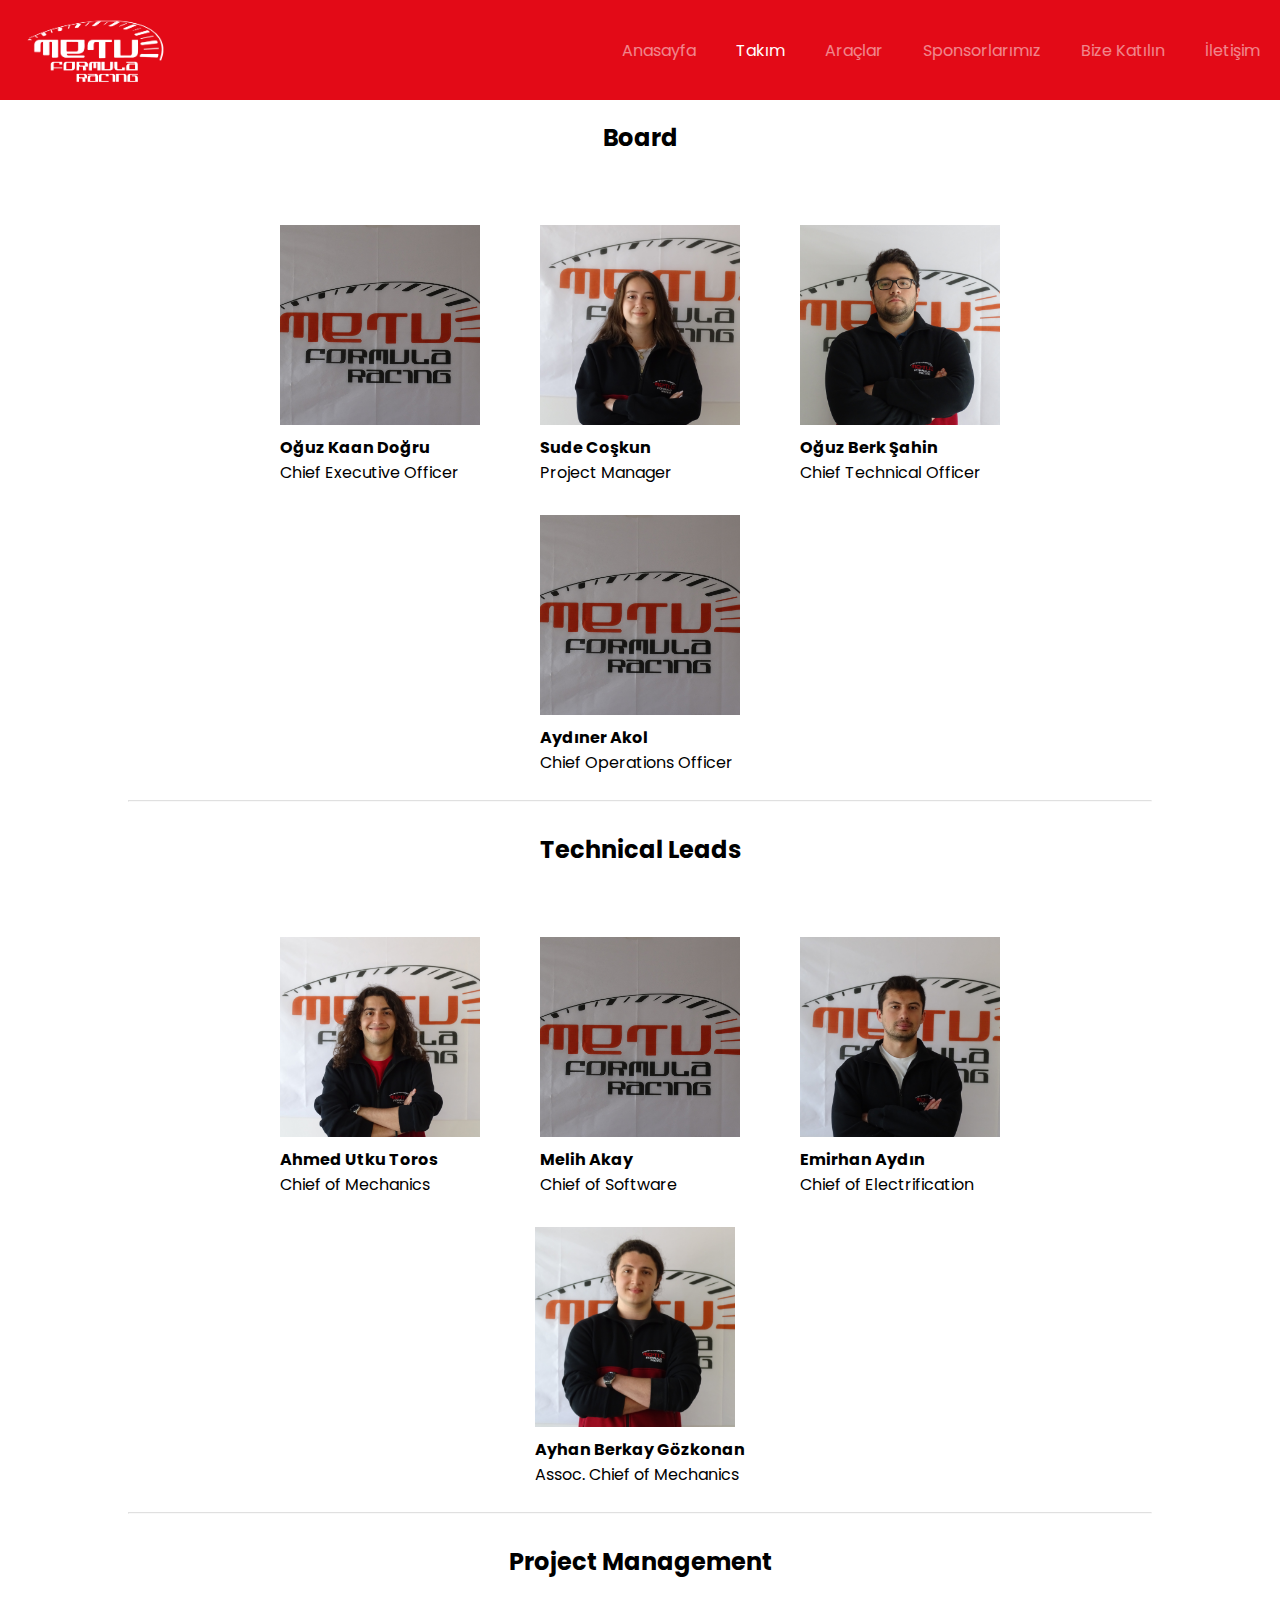
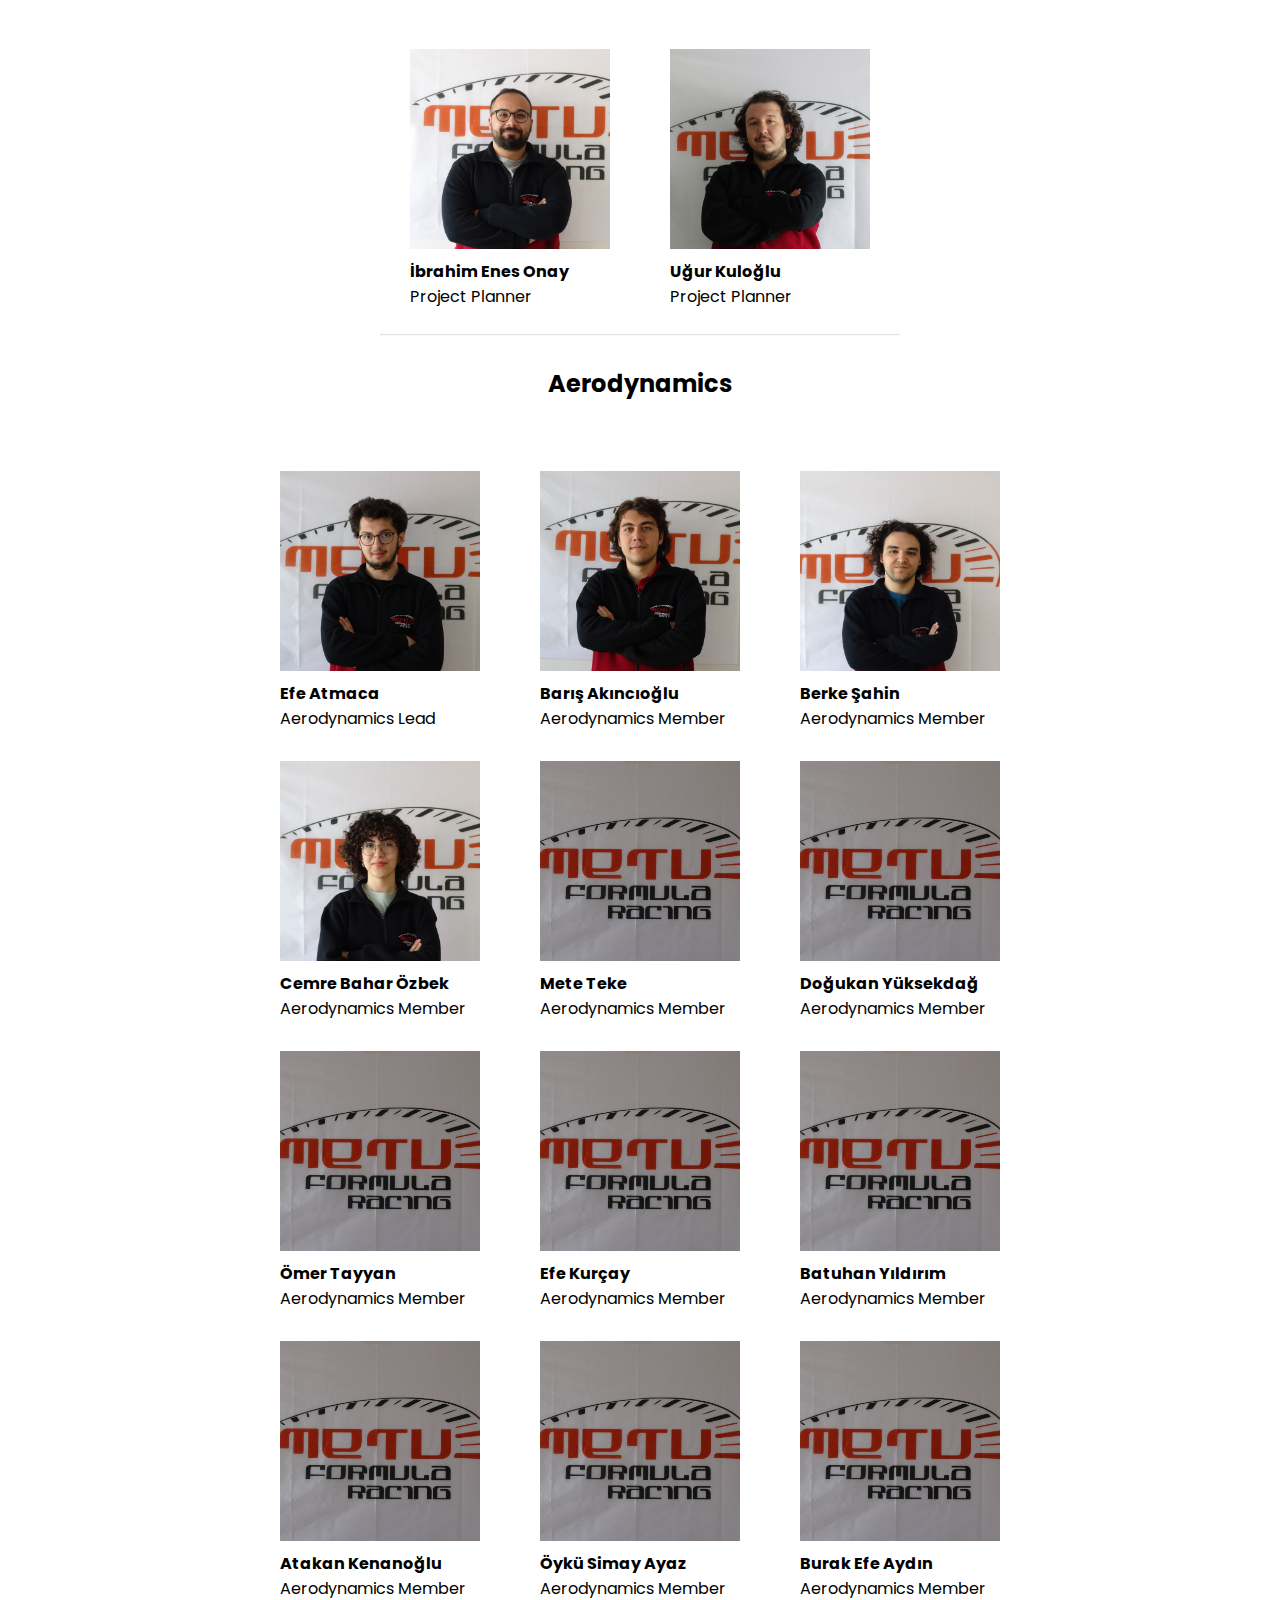
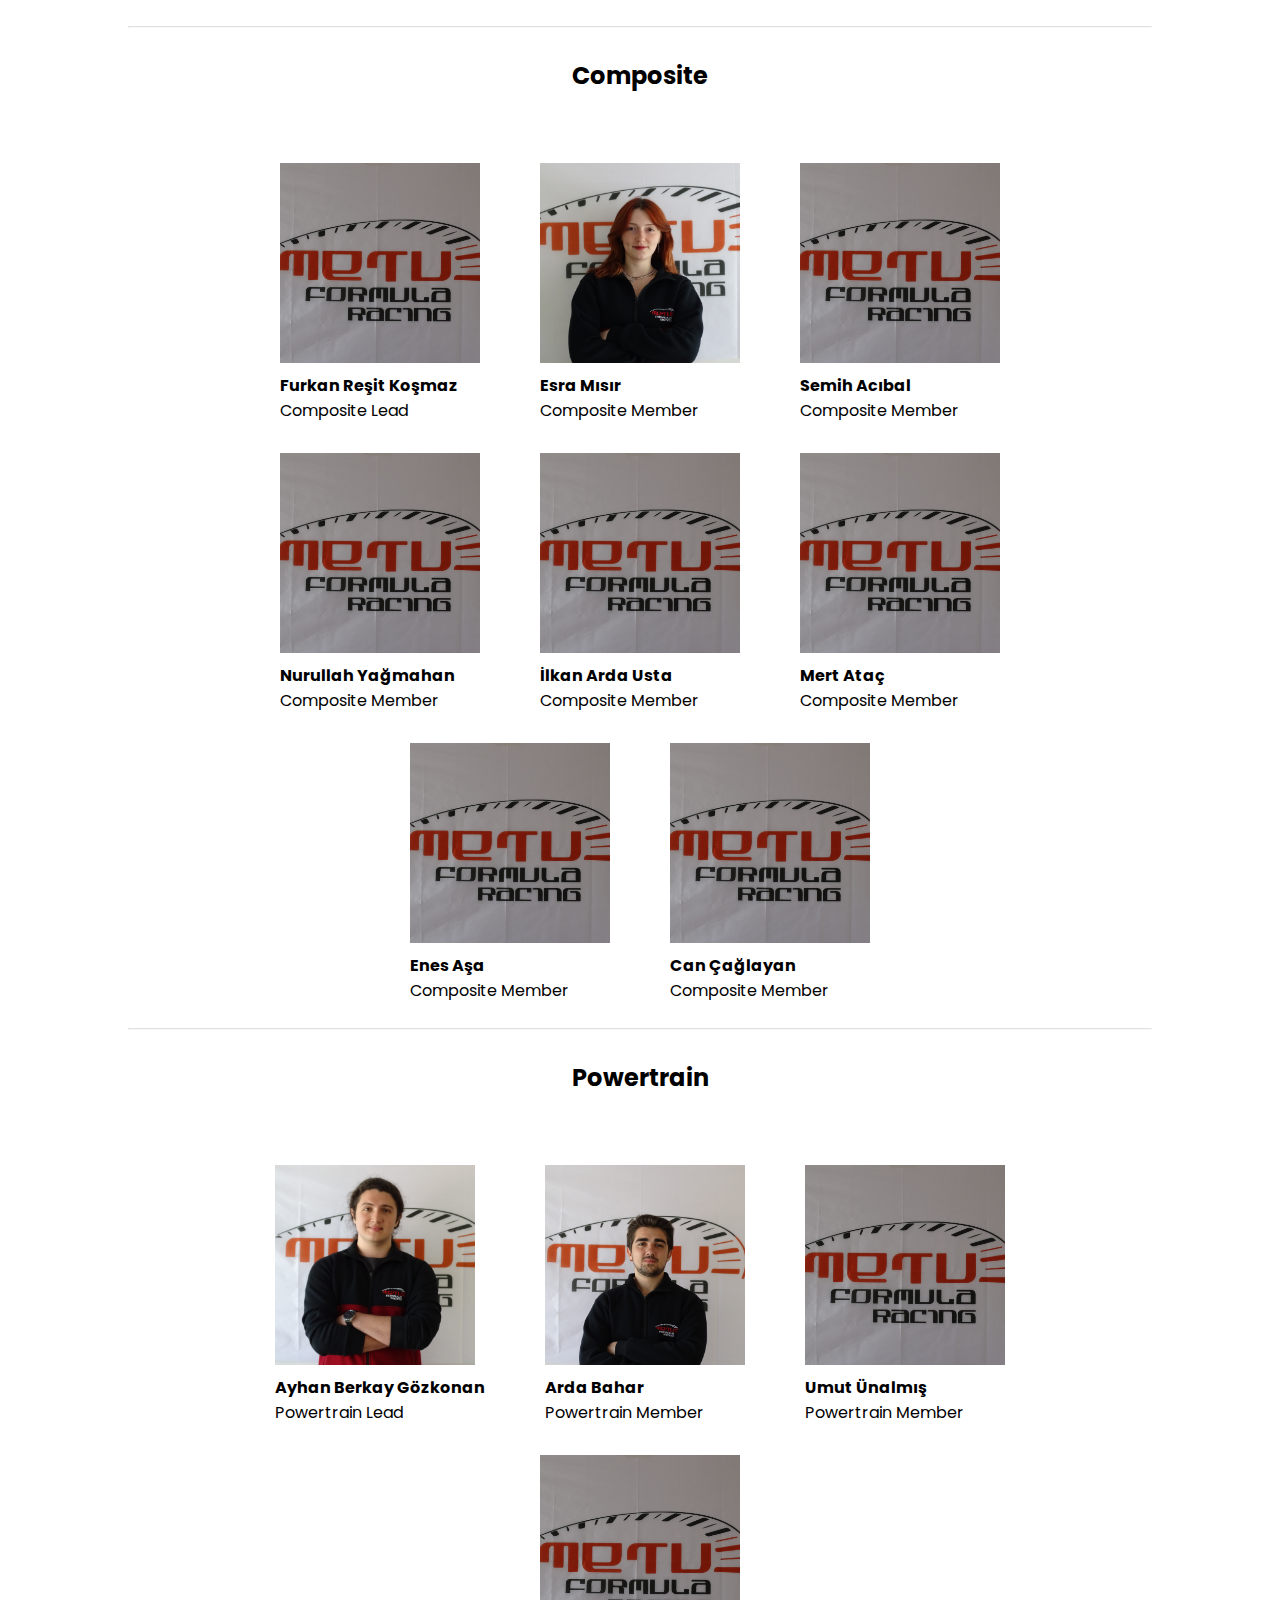
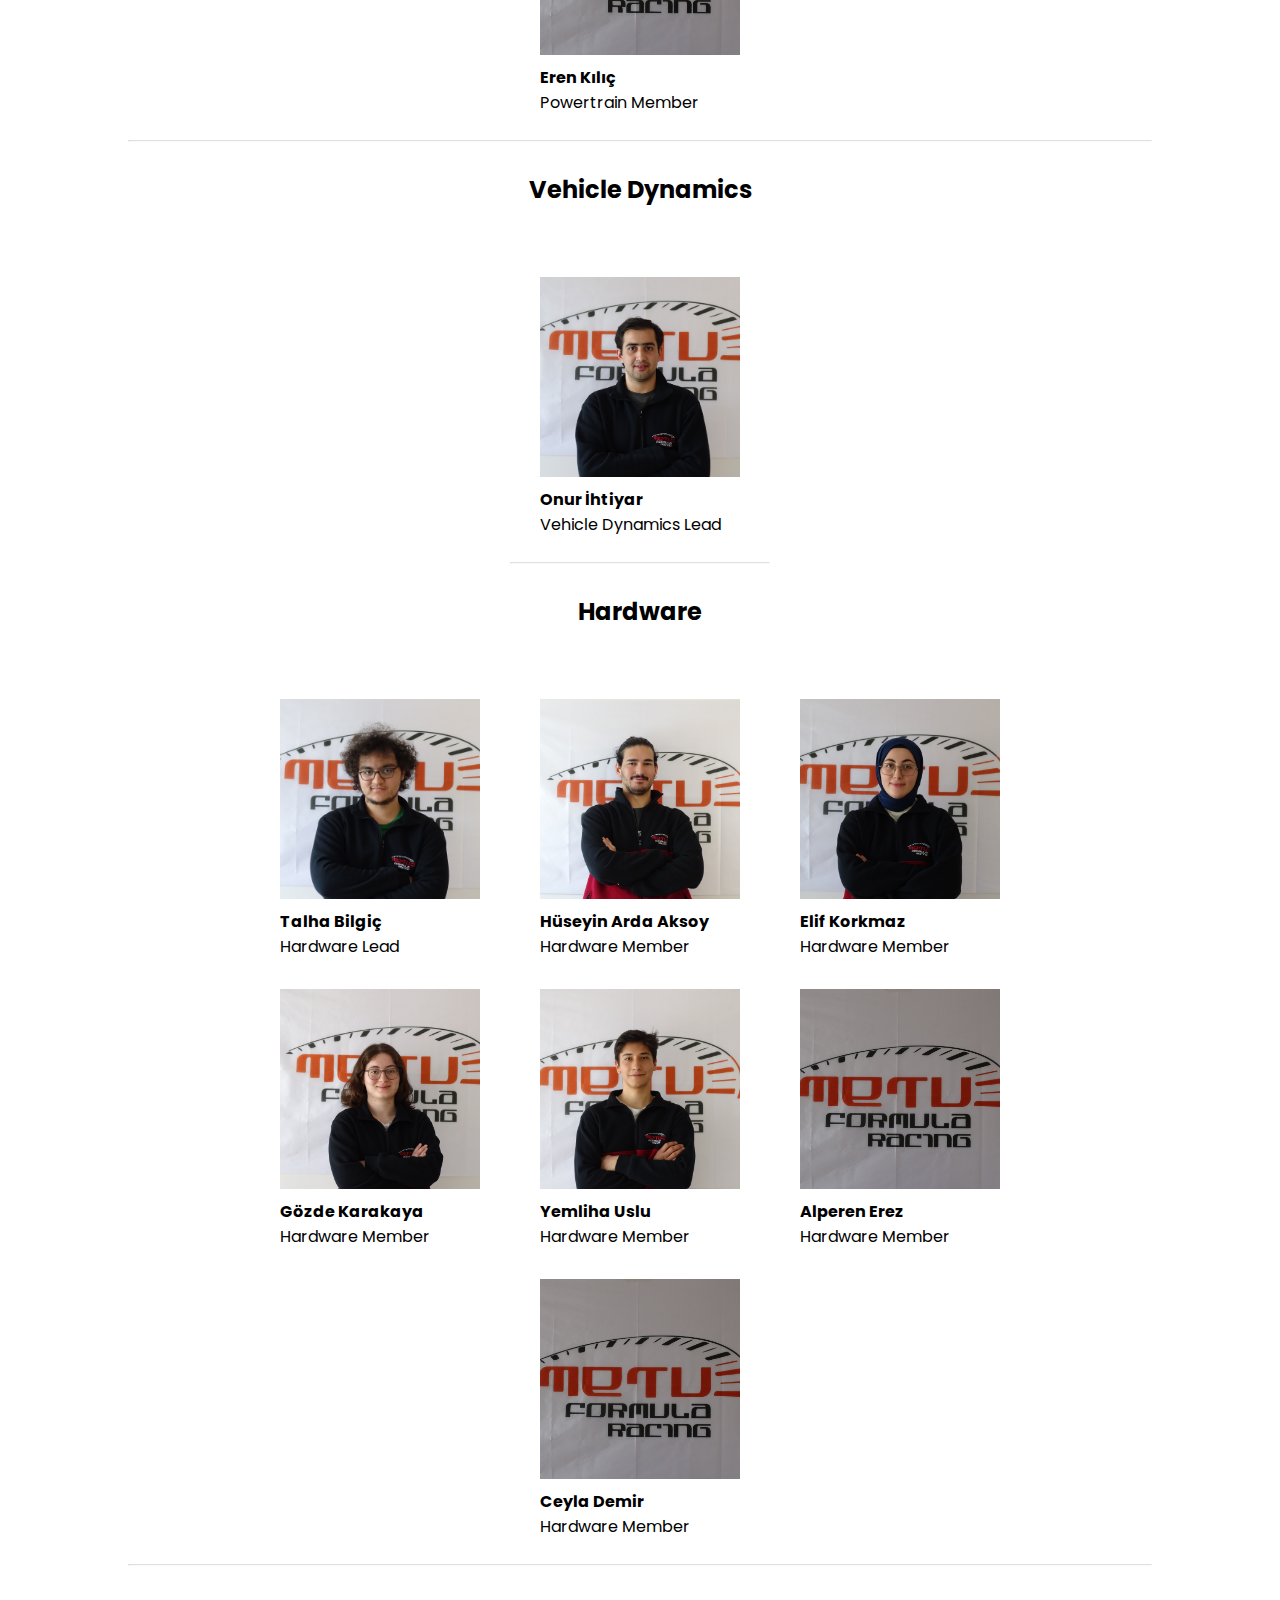
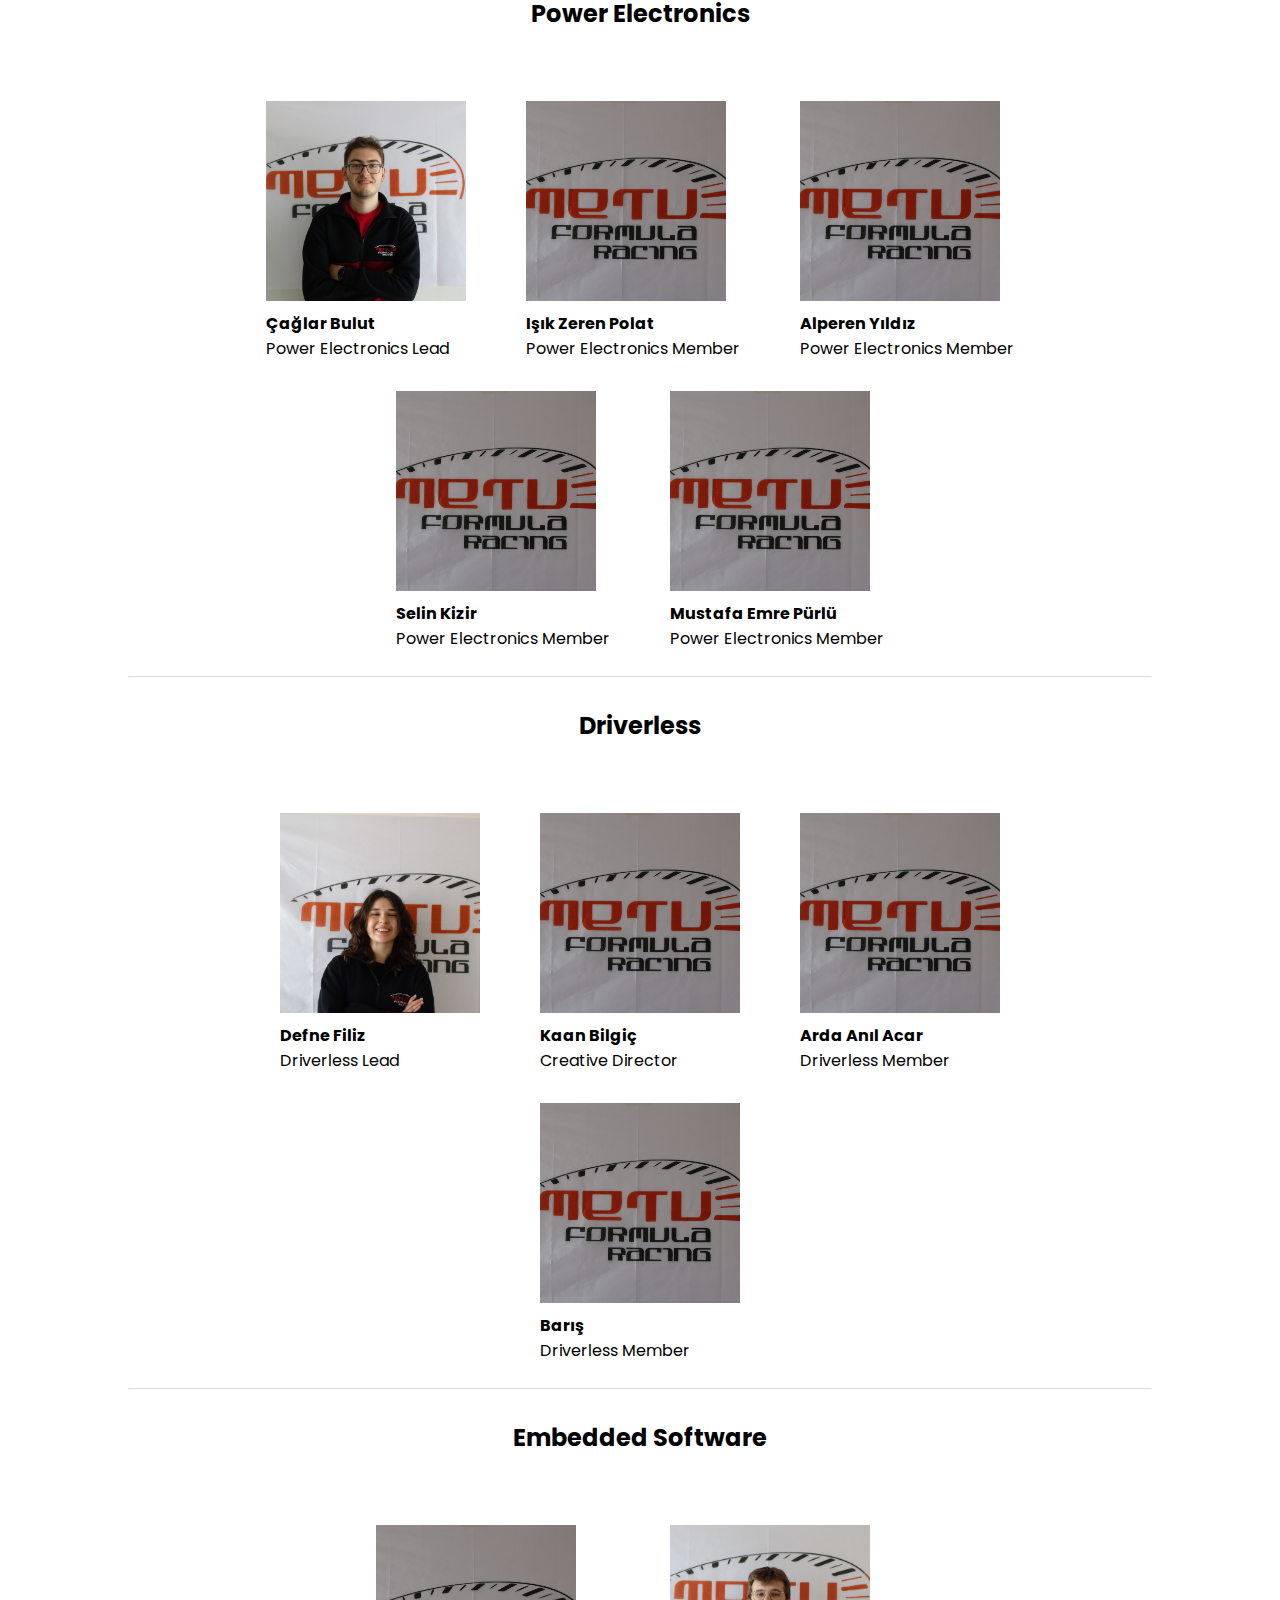
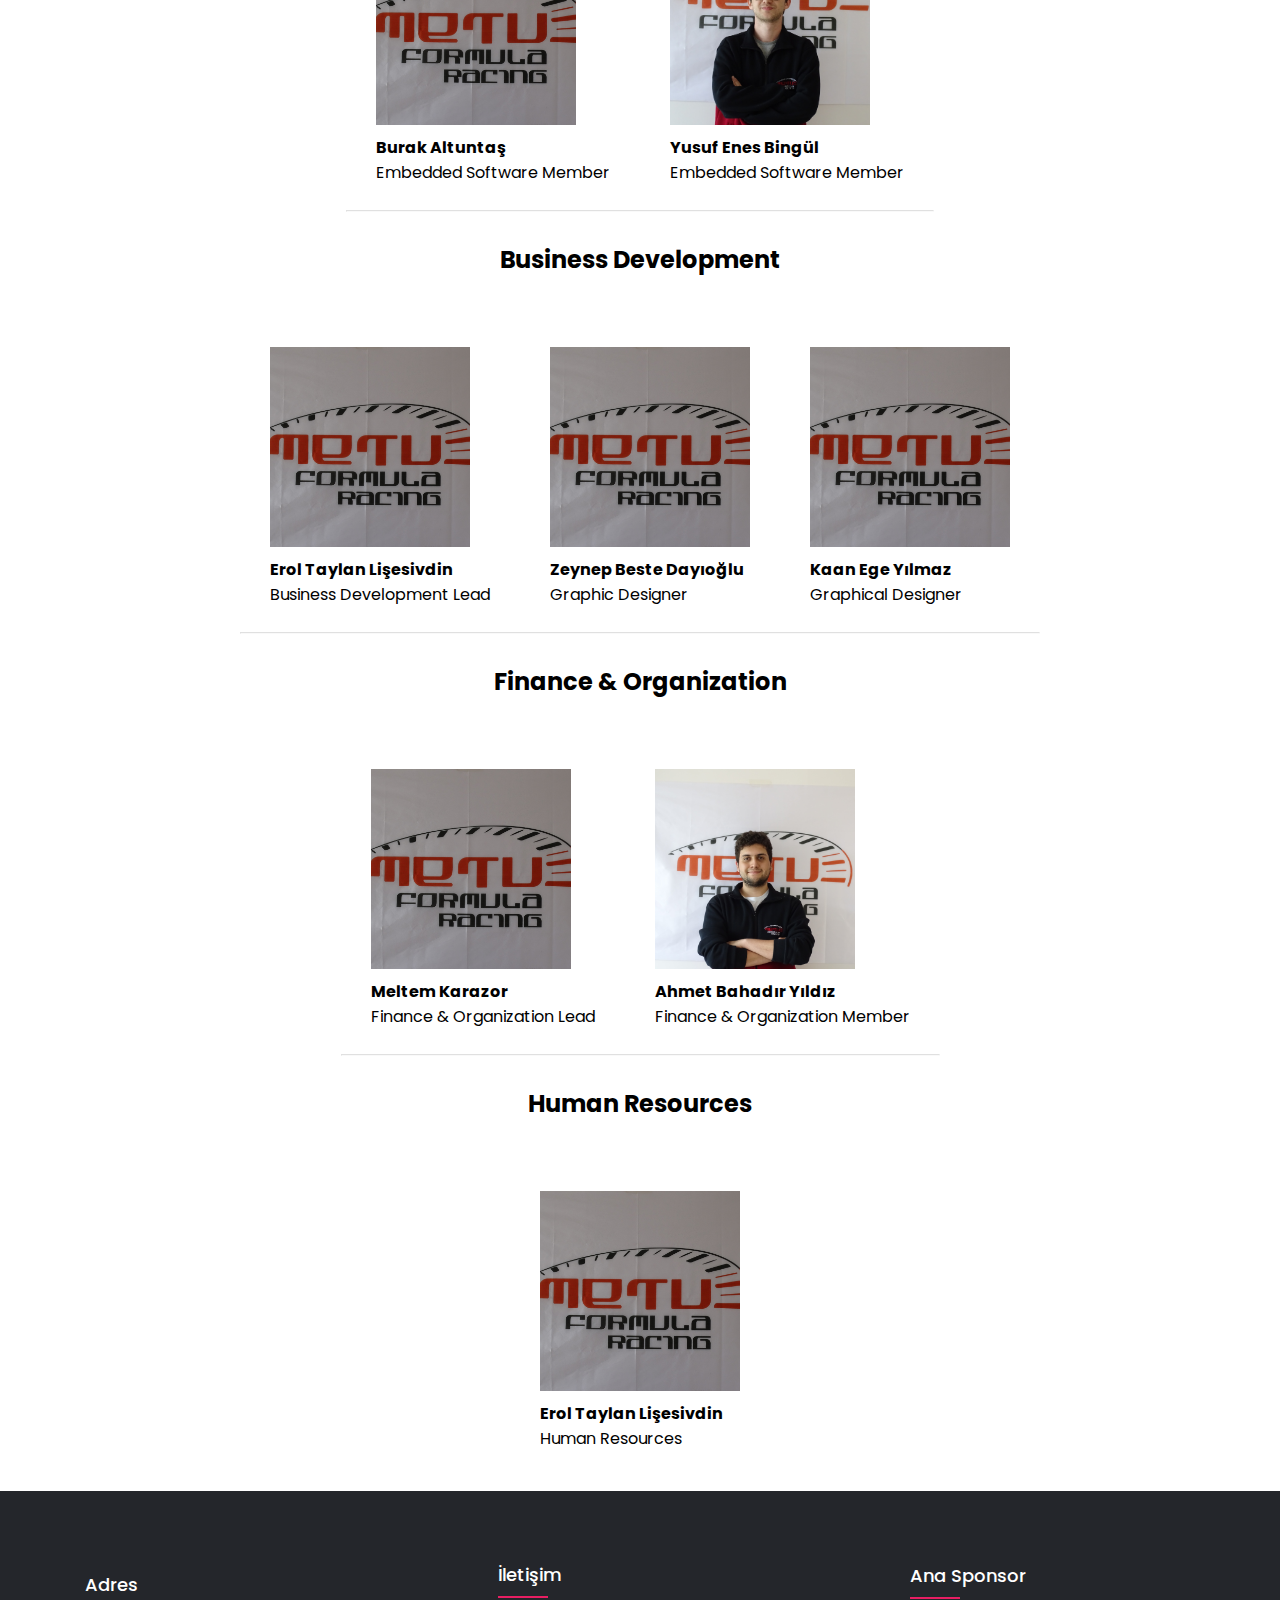
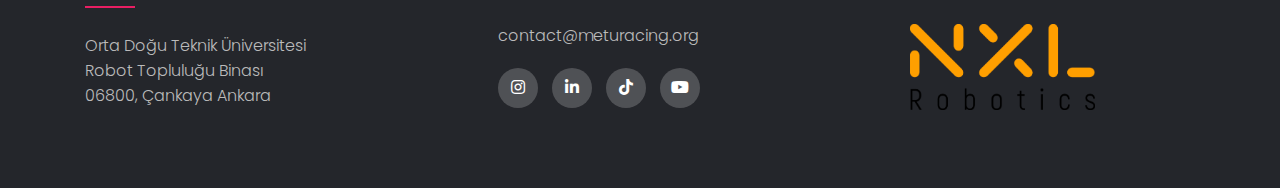
<file: team.html>
<!DOCTYPE html>
<html lang="tr">
<head>
    <meta charset="UTF-8">
    <meta name="viewport" content="width=device-width, initial-scale=1.0">

    <link rel="apple-touch-icon" sizes="180x180" href="assets/favicon/apple-touch-icon.png">
    <link rel="icon" type="image/png" sizes="32x32" href="assets/favicon//favicon-32x32.png">
    <link rel="icon" type="image/png" sizes="16x16" href="assets/favicon//favicon-16x16.png">
    <link rel="icon" type="image/png" sizes="192x192" href="assets/favicon//android-chrome-192x192.png">
    <link rel="icon" type="image/png" sizes="512x512" href="assets/favicon//android-chrome-512x512.png">

    <title>METU Formula Racing – The Formula Student Team of Middle East Technical University</title>
    <script src="https://code.jquery.com/jquery-3.6.0.min.js"></script>
    <link rel="stylesheet" href="style.css">
    
    <!-- alttaki sonra silinebilir -->
    <link rel="stylesheet" type="text/css" href="https://cdnjs.cloudflare.com/ajax/libs/font-awesome/5.15.1/css/all.min.css">

</head>
<body>
    
    <nav id="navbar">
        <input type="checkbox" id="sidebar-active"> 
        <label for="sidebar-active" class="open-sidebar-button">
            <svg xmlns="http://www.w3.org/2000/svg" height="32px" viewBox="0 -960 960 960" width="32px"><path d="M120-240v-80h720v80H120Zm0-200v-80h720v80H120Zm0-200v-80h720v80H120Z"/></svg>
        </label>
        <label id="overlay" for="sidebar-active"></label>
        
        <div class="main-logo" href="index.html">
            <a href="index.html" style="opacity:1; padding: 0;"><img src="assets/MFR_logo_FullWhite.png" alt="ODTU Formula Team" class="main-logo-image" /> </a>
        </div>
        
        <div class="links-container">
            <label for="sidebar-active" class="close-sidebar-button">
                <svg xmlns="http://www.w3.org/2000/svg" height="32px" viewBox="0 -960 960 960" width="32px"><path d="m256-200-56-56 224-224-224-224 56-56 224 224 224-224 56 56-224 224 224 224-56 56-224-224-224 224Z"/></svg>
            </label>

            <a href="index.html">Anasayfa</a>
            <a class="active-nav-element" href="#">Takım</a>
            <a href="cars.html">Araçlar</a>
            <a href="sponsors.html">Sponsorlarımız</a>
            <a href="joinus.html">Bize Katılın</a>
            <a href="contact.html">İletişim</a>

            <!-- <button>TR</button>
            <button>EN</button> -->

        </div>

    </nav>
    <script src="navbar.js"></script> 

    <!-- Our team Section -->
    <!-- Our team Section -->
    <section id="team" class="team content-section">

        <div class="our-team-container">
        <div class="col-md-12">
            <h2>Board</h2> <br>
            <h3 class="caption gray"></h3> <br>
        </div><!-- /.col-md-12 -->

        <div class="team-member-row text-center">
            
            <div class="our-team-container">
            <div class="team-member-row">
                
                <div class="team-member">
                    <figure>
                    <img src="assets/Team/fotosuz.JPG" alt="" class="img-responsive">
                    <figcaption>
                        <p class="team-member-name">Oğuz K. Doğru</p> <br>
                        <p class="team-member-edu">Electrical and Electronics Engineering</p>
                        <ul>   
                            <li><a href=""><i class="fab fa-linkedin-in fa-2x"></i></a></li>
                        </ul>
                    </figcaption>
                    </figure>
                    <h4>Oğuz Kaan Doğru</h4>
                    <p>Chief Executive Officer</p>
                </div><!-- /.team-member-->

                <div class="team-member">
                    <figure>
                    <img src="assets/Team/sude coşkun aero (3).jpg" alt="" class="img-responsive">
                    <figcaption>
                        <p class="team-member-name">Sude Coşkun</p> <br>
                        <p class="team-member-edu">Aerospace Engineering</p>
                        <ul>    
                            <li><a href=""><i class="fab fa-linkedin-in fa-3x"></i></a></li>
                        </ul>
                    </figcaption>
                    </figure>
                    <h4>Sude Coşkun</h4>
                    <p>Project Manager</p>
                </div><!-- /.team-member-->
    
                <div class="team-member">
                    <figure>
                    <img src="assets/Team/oğuz berk şahin (2).jpg" alt="" class="img-responsive">
                    <figcaption>
                        <p class="team-member-name">Oğuz Berk Şahin</p> <br>
                        <p class="team-member-edu">Mechanical Engineering</p>
                        <ul>    
                            <li><a href=""><i class="fab fa-linkedin-in fa-3x"></i></a></li>
                        </ul>
                    </figcaption>
                    </figure>
                    <h4>Oğuz Berk Şahin</h4>
                    <p>Chief Technical Officer</p>
                </div><!-- /.team-member-->

                <div class="team-member">
                    <figure>
                    <img src="assets/Team/fotosuz.JPG" alt="" class="img-responsive">
                    <figcaption>
                        <p class="team-member-name">Aydıner Akol</p> <br>
                        <p class="team-member-edu">Mechanical Engineering</p>
                        <ul>    
                            <li><a href=""><i class="fab fa-linkedin-in fa-3x"></i></a></li>
                        </ul>
                    </figcaption>
                    </figure>
                    <h4>Aydıner Akol</h4>
                    <p>Chief Operations Officer</p>
                </div><!-- /.team-member-->
    
    
            </div><!-- /.row -->
            <hr>
            </div><!-- /.container -->
    
        </div><!-- /.row -->
        </div><!-- /.container -->

        <div class="our-team-container">
        <div class="col-md-12">
            <h2>Technical Leads</h2> <br>
            <h3 class="caption gray"></h3> <br>
        </div><!-- /.col-md-12 -->

        <div class="team-member-row text-center">
            
    
            <div class="our-team-container">
            <div class="team-member-row">
    
                <div class="team-member">
                    <figure>
                    <img src="assets/Team/utku pt (2).jpg" alt="" class="img-responsive">
                    <figcaption>
                        <p class="team-member-name">Ahmet Utku Toros</p> <br>
                        <p class="team-member-edu">Mechanical Engineering</p>
                        <ul>    
                            <li><a href=""><i class="fab fa-linkedin-in fa-3x"></i></a></li>
                        </ul>
                    </figcaption>
                    </figure>
                    <h4>Ahmed Utku Toros</h4>
                    <p>Chief of Mechanics</p>
                </div><!-- /.team-member-->
    
                <div class="team-member">
                    <figure>
                    <img src="assets/Team/fotosuz.JPG" alt="" class="img-responsive">
                    <figcaption>
                        <p class="team-member-name">Melih Akay</p> <br>
                        <p class="team-member-edu">Statistics</p>
                        <ul>    
                            <li><a href=""><i class="fab fa-linkedin-in fa-3x"></i></a></li>
                        </ul>
                    </figcaption>
                    </figure>
                    <h4>Melih Akay</h4>
                    <p>Chief of Software</p>
                </div><!-- /.team-member-->
    
                <div class="team-member">
                    <figure>
                    <img src="assets/Team/emirhan elektr (1).jpg" alt="" class="img-responsive">
                    <figcaption>
                        <p class="team-member-name">Emirhan Aydın</p> <br>
                        <p class="team-member-edu">Electrical and Electronics Engineering</p>
                        <ul>    
                            <li><a href=""><i class="fab fa-linkedin-in fa-3x"></i></a></li>
                        </ul>
                    </figcaption>
                    </figure>
                    <h4>Emirhan Aydın</h4>
                    <p>Chief of Electrification</p>
                </div><!-- /.team-member-->

                <div class="team-member">
                    <figure>
                    <img src="assets/Team/ayhan berkay pt (2).jpg" alt="" class="img-responsive">
                    <figcaption>
                        <p class="team-member-name">Ayhan Berkay Gözkonan</p> <br>
                        <p class="team-member-edu">Mechanical Engineering</p>
                        <ul>    
                            <li><a href=""><i class="fab fa-linkedin-in fa-3x"></i></a></li>
                        </ul>
                    </figcaption>
                    </figure>
                    <h4>Ayhan Berkay Gözkonan</h4>
                    <p>Assoc. Chief of Mechanics</p>
                </div><!-- /.team-member-->
    
            </div><!-- /.row -->
            <hr>
            </div><!-- /.container -->
    
        </div><!-- /.row -->
        </div><!-- /.container -->

         <div class="our-team-container">
            <div class="col-md-12">
                <h2>Project Management</h2> <br>
                <h3 class="caption gray"></h3> <br>
            </div><!-- /.col-md-12 -->
    
            <div class="team-member-row text-center">
                
                <div class="our-team-container">
                <div class="team-member-row">

                    <div class="team-member">
                        <figure>
                        <img src="assets/Team/enes onay kompozit (3).jpg" alt="" class="img-responsive">
                        <figcaption>
                            <p class="team-member-name">İbrahim Enes Onay</p> <br>
                            <p class="team-member-edu">Mechanical Engineering</p>
                            <ul>    
                                <li><a href=""><i class="fab fa-linkedin-in fa-3x"></i></a></li>
                            </ul>
                        </figcaption>
                        </figure>
                        <h4>İbrahim Enes Onay</h4>
                        <p>Project Planner</p>
                    </div><!-- /.team-member-->

                    <div class="team-member">
                        <figure>
                        <img src="assets/Team/uğur fo (1).jpg" alt="" class="img-responsive">
                        <figcaption>
                            <p class="team-member-name">Uğur Kuloğlu</p> <br>
                            <p class="team-member-edu">Electrical and Electronics Engineering</p>
                            <ul>    
                                <li><a href=""><i class="fab fa-linkedin-in fa-3x"></i></a></li>
                            </ul>
                        </figcaption>
                        </figure>
                        <h4>Uğur Kuloğlu</h4>
                        <p>Project Planner</p>
                    </div><!-- /.team-member-->
    
                </div><!-- /.row -->
                <hr>
                </div><!-- /.container -->
    
            </div><!-- /.row -->
            </div><!-- /.container -->  
        <div class="our-team-container">
            <div class="col-md-12">
                <h2>Aerodynamics</h2> <br>
                <h3 class="caption gray"></h3> <br>
            </div><!-- /.col-md-12 -->
    
            <div class="team-member-row text-center">
                
                <div class="our-team-container">
                <div class="team-member-row">

                    <div class="team-member">
                        <figure>
                        <img src="assets/Team/efe atmaca aero (1).jpg" alt="" class="img-responsive">
                        <figcaption>
                            <p class="team-member-name">Efe Atmaca</p> <br>
                            <p class="team-member-edu">Aerospace Engineering</p>
                            <ul>    
                                <li><a href=""><i class="fab fa-linkedin-in fa-3x"></i></a></li>
                            </ul>
                        </figcaption>
                        </figure>
                        <h4>Efe Atmaca</h4>
                        <p>Aerodynamics Lead</p>
                    </div><!-- /.team-member-->

                    <div class="team-member">
                        <figure>
                        <img src="assets/Team/barış akıncıoğlu aero (4).jpg" alt="" class="img-responsive">
                        <figcaption>
                            <p class="team-member-name">Barış Akıncıoğlu</p> <br>
                            <p class="team-member-edu">Mechanical Engineering</p>
                            <ul>    
                                <li><a href=""><i class="fab fa-linkedin-in fa-3x"></i></a></li>
                            </ul>
                        </figcaption>
                        </figure>
                        <h4>Barış Akıncıoğlu</h4>
                        <p>Aerodynamics Member</p>
                    </div><!-- /.team-member-->
        
                    <div class="team-member">
                        <figure>
                        <img src="assets/Team/berke şahin aero (1).jpg" alt="" class="img-responsive">
                        <figcaption>
                            <p class="team-member-name">Berke Şahin</p> <br>
                            <p class="team-member-edu">Mechanical Engineering</p>
                            <ul>    
                                <li><a href=""><i class="fab fa-linkedin-in fa-3x"></i></a></li>
                            </ul>
                        </figcaption>
                        </figure>
                        <h4>Berke Şahin</h4>
                        <p>Aerodynamics Member</p>
                    </div><!-- /.team-member-->
        
                    <div class="team-member">
                        <figure>
                        <img src="assets/Team/cemre bahar aero (2).jpg" alt="" class="img-responsive">
                        <figcaption>
                            <p class="team-member-name">Cemre Bahar Özbek</p> <br>
                            <p class="team-member-edu">Aerospace Engineering</p>
                            <ul>    
                                <li><a href=""><i class="fab fa-linkedin-in fa-3x"></i></a></li>
                            </ul>
                        </figcaption>
                        </figure>
                        <h4>Cemre Bahar Özbek</h4>
                        <p>Aerodynamics Member</p>
                    </div><!-- /.team-member-->

                     <div class="team-member">
                        <figure>
                        <img src="assets/Team/fotosuz.JPG" alt="" class="img-responsive">
                        <figcaption>
                            <p class="team-member-name">Mete Teke</p> <br>
                            <p class="team-member-edu">Mechanical Engineering</p>
                            <ul>    
                                <li><a href=""><i class="fab fa-linkedin-in fa-3x"></i></a></li>
                            </ul>
                        </figcaption>
                        </figure>
                        <h4>Mete Teke</h4>
                        <p>Aerodynamics Member</p>
                    </div><!-- /.team-member-->

                     <div class="team-member">
                        <figure>
                        <img src="assets/Team/fotosuz.JPG" alt="" class="img-responsive">
                        <figcaption>
                            <p class="team-member-name">Doğukan Yüksekdağ</p> <br>
                            <p class="team-member-edu">Aerospace Engineering</p>
                            <ul>    
                                <li><a href=""><i class="fab fa-linkedin-in fa-3x"></i></a></li>
                            </ul>
                        </figcaption>
                        </figure>
                        <h4>Doğukan Yüksekdağ</h4>
                        <p>Aerodynamics Member</p>
                    </div><!-- /.team-member-->

                     <div class="team-member">
                        <figure>
                        <img src="assets/Team/fotosuz.JPG" alt="" class="img-responsive">
                        <figcaption>
                            <p class="team-member-name">Ömer Tayyan</p> <br>
                            <p class="team-member-edu">Aerospace Engineering</p>
                            <ul>    
                                <li><a href=""><i class="fab fa-linkedin-in fa-3x"></i></a></li>
                            </ul>
                        </figcaption>
                        </figure>
                        <h4>Ömer Tayyan</h4>
                        <p>Aerodynamics Member</p>
                    </div><!-- /.team-member-->

                     <div class="team-member">
                        <figure>
                        <img src="assets/Team/fotosuz.JPG" alt="" class="img-responsive">
                        <figcaption>
                            <p class="team-member-name">Efe Kurçay</p> <br>
                            <p class="team-member-edu">Aerospace Engineering</p>
                            <ul>    
                                <li><a href=""><i class="fab fa-linkedin-in fa-3x"></i></a></li>
                            </ul>
                        </figcaption>
                        </figure>
                        <h4>Efe Kurçay</h4>
                        <p>Aerodynamics Member</p>
                    </div><!-- /.team-member-->

                     <div class="team-member">
                        <figure>
                        <img src="assets/Team/fotosuz.JPG" alt="" class="img-responsive">
                        <figcaption>
                            <p class="team-member-name">Batuhan Yıldırım</p> <br>
                            <p class="team-member-edu">Mechanical Engineering</p>
                            <ul>    
                                <li><a href=""><i class="fab fa-linkedin-in fa-3x"></i></a></li>
                            </ul>
                        </figcaption>
                        </figure>
                        <h4>Batuhan Yıldırım</h4>
                        <p>Aerodynamics Member</p>
                    </div><!-- /.team-member-->

                     <div class="team-member">
                        <figure>
                        <img src="assets/Team/fotosuz.JPG" alt="" class="img-responsive">
                        <figcaption>
                            <p class="team-member-name">Atakan Kenanoğlu</p> <br>
                            <p class="team-member-edu">Mechanical Engineering</p>
                            <ul>    
                                <li><a href=""><i class="fab fa-linkedin-in fa-3x"></i></a></li>
                            </ul>
                        </figcaption>
                        </figure>
                        <h4>Atakan Kenanoğlu</h4>
                        <p>Aerodynamics Member</p>
                    </div><!-- /.team-member-->

                     <div class="team-member">
                        <figure>
                        <img src="assets/Team/fotosuz.JPG" alt="" class="img-responsive">
                        <figcaption>
                            <p class="team-member-name">Öykü Simay Ayaz</p> <br>
                            <p class="team-member-edu">Mechanical Engineering</p>
                            <ul>    
                                <li><a href=""><i class="fab fa-linkedin-in fa-3x"></i></a></li>
                            </ul>
                        </figcaption>
                        </figure>
                        <h4>Öykü Simay Ayaz</h4>
                        <p>Aerodynamics Member</p>
                    </div><!-- /.team-member-->
                    
                    <div class="team-member">
                        <figure>
                        <img src="assets/Team/fotosuz.JPG" alt="" class="img-responsive">
                        <figcaption>
                            <p class="team-member-name">Burak Efe Aydın</p> <br>
                            <p class="team-member-edu">Mechanical Engineering</p>
                            <ul>    
                                <li><a href=""><i class="fab fa-linkedin-in fa-3x"></i></a></li>
                            </ul>
                        </figcaption>
                        </figure>
                        <h4>Burak Efe Aydın</h4>
                        <p>Aerodynamics Member</p>
                    </div><!-- /.team-member-->
        
                </div><!-- /.row -->
                <hr>
                </div><!-- /.container -->
        
            </div><!-- /.row -->
        </div><!-- /.container -->

        <div class="our-team-container">
            <div class="col-md-12">
                <h2>Composite</h2> <br>
                <h3 class="caption gray"></h3> <br>
            </div><!-- /.col-md-12 -->
    
            <div class="team-member-row text-center">
                
                <div class="our-team-container">
                <div class="team-member-row">

                    <div class="team-member">
                        <figure>
                        <img src="assets/Team/fotosuz.JPG" alt="" class="img-responsive">
                        <figcaption>
                            <p class="team-member-name">Furkan Reşit Koşmaz</p> <br>
                            <p class="team-member-edu">Metallurgical and Materials Engineering</p>
                            <ul>    
                                <li><a href=""><i class="fab fa-linkedin-in fa-3x"></i></a></li>
                            </ul>
                        </figcaption>
                        </figure>
                        <h4>Furkan Reşit Koşmaz</h4>
                        <p>Composite Lead</p>
                    </div><!-- /.team-member-->

                    <div class="team-member">
                        <figure>
                        <img src="assets/Team/ersa mısır komp (2).jpg" alt="" class="img-responsive">
                        <figcaption>
                            <p class="team-member-name">Esra Mısır</p> <br>
                            <p class="team-member-edu">Aerospace Engineering</p>
                            <ul>    
                                <li><a href=""><i class="fab fa-linkedin-in fa-3x"></i></a></li>
                            </ul>
                        </figcaption>
                        </figure>
                        <h4>Esra Mısır</h4>
                        <p>Composite Member</p>
                    </div><!-- /.team-member-->

                    <div class="team-member">
                        <figure>
                        <img src="assets/Team/fotosuz.JPG" alt="" class="img-responsive">
                        <figcaption>
                            <p class="team-member-name">Semih Acıbal</p> <br>
                            <p class="team-member-edu">Mechanical Engineering</p>
                            <ul>    
                                <li><a href=""><i class="fab fa-linkedin-in fa-3x"></i></a></li>
                            </ul>
                        </figcaption>
                        </figure>
                        <h4>Semih Acıbal</h4>
                        <p>Composite Member</p>
                    </div><!-- /.team-member-->
        
                    <div class="team-member">
                        <figure>
                        <img src="assets/Team/fotosuz.JPG" alt="" class="img-responsive">
                        <figcaption>
                            <p class="team-member-name">Nurullah Yağmahan</p> <br>
                            <p class="team-member-edu">Metallurgical and Materials Engineering</p>
                            <ul>    
                                <li><a href=""><i class="fab fa-linkedin-in fa-3x"></i></a></li>
                            </ul>
                        </figcaption>
                        </figure>
                        <h4>Nurullah Yağmahan</h4>
                        <p>Composite Member</p>
                    </div><!-- /.team-member-->
        
                    <div class="team-member">
                        <figure>
                        <img src="assets/Team/fotosuz.JPG" alt="" class="img-responsive">
                        <figcaption>
                            <p class="team-member-name">İlkan Arda Usta</p> <br>
                            <p class="team-member-edu">Metallurgical and Materials Engineering</p>
                            <ul>    
                                <li><a href=""><i class="fab fa-linkedin-in fa-3x"></i></a></li>
                            </ul>
                        </figcaption>
                        </figure>
                        <h4>İlkan Arda Usta</h4>
                        <p>Composite Member</p>
                    </div><!-- /.team-member-->
    
                    <div class="team-member">
                        <figure>
                        <img src="assets/Team/fotosuz.JPG" alt="" class="img-responsive">
                        <figcaption>
                            <p class="team-member-name">Mert Ataç</p> <br>
                            <p class="team-member-edu">Metallurgical and Materials Engineering</p>
                            <ul>    
                                <li><a href=""><i class="fab fa-linkedin-in fa-3x"></i></a></li>
                            </ul>
                        </figcaption>
                        </figure>
                        <h4>Mert Ataç</h4>
                        <p>Composite Member</p>
                    </div><!-- /.team-member-->

                     <div class="team-member">
                        <figure>
                        <img src="assets/Team/fotosuz.JPG" alt="" class="img-responsive">
                        <figcaption>
                            <p class="team-member-name">Enes Aşa</p> <br>
                            <p class="team-member-edu">Metallurgical and Materials Engineering</p>
                            <ul>    
                                <li><a href=""><i class="fab fa-linkedin-in fa-3x"></i></a></li>
                            </ul>
                        </figcaption>
                        </figure>
                        <h4>Enes Aşa</h4>
                        <p>Composite Member</p>
                    </div><!-- /.team-member-->

                     <div class="team-member">
                        <figure>
                        <img src="assets/Team/fotosuz.JPG" alt="" class="img-responsive">
                        <figcaption>
                            <p class="team-member-name">Can Çağlayan</p> <br>
                            <p class="team-member-edu">Metallurgical and Materials Engineering</p>
                            <ul>    
                                <li><a href=""><i class="fab fa-linkedin-in fa-3x"></i></a></li>
                            </ul>
                        </figcaption>
                        </figure>
                        <h4>Can Çağlayan</h4>
                        <p>Composite Member</p>
                    </div><!-- /.team-member-->
        
                </div><!-- /.row -->
                <hr>
                </div><!-- /.container -->
        
            </div><!-- /.row -->
        </div><!-- /.container -->

        <div class="our-team-container">
            <div class="col-md-12">
                <h2>Powertrain</h2> <br>
                <h3 class="caption gray"></h3> <br>
            </div><!-- /.col-md-12 -->
    
            <div class="team-member-row text-center">
                
                <div class="our-team-container">
                <div class="team-member-row">

                    <div class="team-member">
                        <figure>
                        <img src="assets/Team/ayhan berkay pt (2).jpg" alt="" class="img-responsive">
                        <figcaption>
                            <p class="team-member-name">Ayhan Berkay Gözkonan</p> <br>
                            <p class="team-member-edu">Mechanical Engineering</p>
                            <ul>    
                                <li><a href=""><i class="fab fa-linkedin-in fa-3x"></i></a></li>
                            </ul>
                        </figcaption>
                        </figure>
                        <h4>Ayhan Berkay Gözkonan</h4>
                        <p>Powertrain Lead</p>
                    </div><!-- /.team-member-->

                    <div class="team-member">
                        <figure>
                        <img src="assets/Team/arda bahar pt (1).jpg" alt="" class="img-responsive">
                        <figcaption>
                            <p class="team-member-name">Arda Bahar</p> <br>
                            <p class="team-member-edu">Mechanical Engineering</p>
                            <ul>    
                                <li><a href=""><i class="fab fa-linkedin-in fa-3x"></i></a></li>
                            </ul>
                        </figcaption>
                        </figure>
                        <h4>Arda Bahar</h4>
                        <p>Powertrain Member</p>
                    </div><!-- /.team-member-->
        
                    <div class="team-member">
                        <figure>
                        <img src="assets/Team/fotosuz.JPG" alt="" class="img-responsive">
                        <figcaption>
                            <p class="team-member-name">Umut Ünalmış</p> <br>
                            <p class="team-member-edu">Mechanical Engineering</p>
                            <ul>    
                                <li><a href=""><i class="fab fa-linkedin-in fa-3x"></i></a></li>
                            </ul>
                        </figcaption>
                        </figure>
                        <h4>Umut Ünalmış</h4>
                        <p>Powertrain Member</p>
                    </div><!-- /.team-member-->

                    <div class="team-member">
                        <figure>
                        <img src="assets/Team/fotosuz.JPG" alt="" class="img-responsive">
                        <figcaption>
                            <p class="team-member-name">Eren Kılıç</p> <br>
                            <p class="team-member-edu">Mechanical Engineering</p>
                            <ul>    
                                <li><a href=""><i class="fab fa-linkedin-in fa-3x"></i></a></li>
                            </ul>
                        </figcaption>
                        </figure>
                        <h4>Eren Kılıç</h4>
                        <p>Powertrain Member</p>
                    </div><!-- /.team-member-->
        
                </div><!-- /.row -->
                <hr>
                </div><!-- /.container -->
        
            </div><!-- /.row -->
        </div><!-- /.container -->

        <div class="our-team-container">
            <div class="col-md-12">
                <h2>Vehicle Dynamics</h2> <br>
                <h3 class="caption gray"></h3> <br>
            </div><!-- /.col-md-12 -->
    
            <div class="team-member-row text-center">
                
                <div class="our-team-container">
                <div class="team-member-row">

                    <div class="team-member">
                        <figure>
                        <img src="assets/Team/onur ihtiyar  (1).jpg" alt="" class="img-responsive">
                        <figcaption>
                            <p class="team-member-name">Onur İhtiyar</p> <br>
                            <p class="team-member-edu">Mechanical Engineering</p>
                            <ul>    
                                <li><a href=""><i class="fab fa-linkedin-in fa-3x"></i></a></li>
                            </ul>
                        </figcaption>
                        </figure>
                        <h4>Onur İhtiyar</h4>
                        <p>Vehicle Dynamics Lead</p>
                    </div><!-- /.team-member-->
        
                </div><!-- /.row -->
                <hr>
                </div><!-- /.container -->
        
            </div><!-- /.row -->
        </div><!-- /.container -->

        <div class="our-team-container">
            <div class="col-md-12">
                <h2>Hardware</h2> <br>
                <h3 class="caption gray"></h3> <br>
            </div><!-- /.col-md-12 -->
    
            <div class="team-member-row text-center">
                
                <div class="our-team-container">
                <div class="team-member-row">

                    <div class="team-member">
                        <figure>
                        <img src="assets/Team/talha bilgiç.jpg" alt="" class="img-responsive">
                        <figcaption>
                            <p class="team-member-name">Talha Bilgiç</p> <br>
                            <p class="team-member-edu">Electrical and Electronics Engineering</p>
                            <ul>    
                                <li><a href=""><i class="fab fa-linkedin-in fa-3x"></i></a></li>
                            </ul>
                        </figcaption>
                        </figure>
                        <h4>Talha Bilgiç</h4>
                        <p>Hardware Lead</p>
                    </div><!-- /.team-member-->

                    <div class="team-member">
                        <figure>
                        <img src="assets/Team/hüseyin arda elekt (4).jpg" alt="" class="img-responsive">
                        <figcaption>
                            <p class="team-member-name">Hüseyin Arda Aksoy</p> <br>
                            <p class="team-member-edu">Electrical and Electronics Engineering</p>
                            <ul>    
                                <li><a href=""><i class="fab fa-linkedin-in fa-3x"></i></a></li>
                            </ul>
                        </figcaption>
                        </figure>
                        <h4>Hüseyin Arda Aksoy</h4>
                        <p>Hardware Member</p>
                    </div><!-- /.team-member-->

                    <div class="team-member">
                        <figure>
                        <img src="assets/Team/elif korkmaz elektr (3).jpg" alt="" class="img-responsive">
                        <figcaption>
                            <p class="team-member-name">Elif Korkmaz</p> <br>
                            <p class="team-member-edu">Electrical and Electronics Engineering</p>
                            <ul>    
                                <li><a href=""><i class="fab fa-linkedin-in fa-3x"></i></a></li>
                            </ul>
                        </figcaption>
                        </figure>
                        <h4>Elif Korkmaz</h4>
                        <p>Hardware Member</p>
                    </div><!-- /.team-member-->

                    <div class="team-member">
                        <figure>
                        <img src="assets/Team/gözde karakaya elekt (2).jpg" alt="" class="img-responsive">
                        <figcaption>
                            <p class="team-member-name">Gözde Karakaya</p> <br>
                            <p class="team-member-edu">Electrical and Electronics Engineering</p>
                            <ul>    
                                <li><a href=""><i class="fab fa-linkedin-in fa-3x"></i></a></li>
                            </ul>
                        </figcaption>
                        </figure>
                        <h4>Gözde Karakaya</h4>
                        <p>Hardware Member</p>
                    </div><!-- /.team-member-->

                    <div class="team-member">
                        <figure>
                        <img src="assets/Team/yemliha uslu elekt (2).jpg" alt="" class="img-responsive">
                        <figcaption>
                            <p class="team-member-name">Yemliha Uslu</p> <br>
                            <p class="team-member-edu">Electrical and Electronics Engineering</p>
                            <ul>    
                                <li><a href=""><i class="fab fa-linkedin-in fa-3x"></i></a></li>
                            </ul>
                        </figcaption>
                        </figure>
                        <h4>Yemliha Uslu</h4>
                        <p>Hardware Member</p>
                    </div><!-- /.team-member-->

                    <div class="team-member">
                        <figure>
                        <img src="assets/Team/fotosuz.JPG" alt="" class="img-responsive">
                        <figcaption>
                            <p class="team-member-name">Alperen Erez</p> <br>
                            <p class="team-member-edu">Electrical and Electronics Engineering</p>
                            <ul>    
                                <li><a href=""><i class="fab fa-linkedin-in fa-3x"></i></a></li>
                            </ul>
                        </figcaption>
                        </figure>
                        <h4>Alperen Erez</h4>
                        <p>Hardware Member</p>
                    </div><!-- /.team-member-->

                    <div class="team-member">
                        <figure>
                        <img src="assets/Team/fotosuz.JPG" alt="" class="img-responsive">
                        <figcaption>
                            <p class="team-member-name">Ceyla Demir</p> <br>
                            <p class="team-member-edu">Electrical and Electronics Engineering</p>
                            <ul>    
                                <li><a href=""><i class="fab fa-linkedin-in fa-3x"></i></a></li>
                            </ul>
                        </figcaption>
                        </figure>
                        <h4>Ceyla Demir</h4>
                        <p>Hardware Member</p>
                    </div><!-- /.team-member-->
        
                </div><!-- /.row -->
                <hr>
                </div><!-- /.container -->
        
            </div><!-- /.row -->
        </div><!-- /.container -->


        <div class="our-team-container">
            <div class="col-md-12">
                <h2>Power Electronics</h2> <br>
                <h3 class="caption gray"></h3> <br>
            </div><!-- /.col-md-12 -->
    
            <div class="team-member-row text-center">
                
                <div class="our-team-container">
                <div class="team-member-row">

                    <div class="team-member">
                        <figure>
                        <img src="assets/Team/çağlar bulut pt (2).jpg" alt="" class="img-responsive">
                        <figcaption>
                            <p class="team-member-name">Çağlar Bulut</p> <br>
                            <p class="team-member-edu">Chemical Engineering</p>
                            <ul>    
                                <li><a href=""><i class="fab fa-linkedin-in fa-3x"></i></a></li>
                            </ul>
                        </figcaption>
                        </figure>
                        <h4>Çağlar Bulut</h4>
                        <p>Power Electronics Lead</p>
                    </div><!-- /.team-member-->

                    <div class="team-member">
                        <figure>
                        <img src="assets/Team/fotosuz.JPG" alt="" class="img-responsive">
                        <figcaption>
                            <p class="team-member-name">Işık Zeren Polat</p> <br>
                            <p class="team-member-edu">Electrical and Electronics Engineering</p>
                            <ul>    
                                <li><a href=""><i class="fab fa-linkedin-in fa-3x"></i></a></li>
                            </ul>
                        </figcaption>
                        </figure>
                        <h4>Işık Zeren Polat</h4>
                        <p>Power Electronics Member</p>
                    </div><!-- /.team-member-->
        
                    <div class="team-member">
                        <figure>
                        <img src="assets/Team/fotosuz.JPG" alt="" class="img-responsive">
                        <figcaption>
                            <p class="team-member-name">Alperen Yıldız</p> <br>
                            <p class="team-member-edu">Electrical And Electronics Engineering</p>
                            <ul>    
                                <li><a href=""><i class="fab fa-linkedin-in fa-3x"></i></a></li>
                            </ul>
                        </figcaption>
                        </figure>
                        <h4>Alperen Yıldız</h4>
                        <p>Power Electronics Member</p>
                    </div><!-- /.team-member-->

                    <div class="team-member">
                        <figure>
                        <img src="assets/Team/fotosuz.JPG" alt="" class="img-responsive">
                        <figcaption>
                            <p class="team-member-name">Selin Kizir</p> <br>
                            <p class="team-member-edu">Electrical And Electronics Engineering</p>
                            <ul>    
                                <li><a href=""><i class="fab fa-linkedin-in fa-3x"></i></a></li>
                            </ul>
                        </figcaption>
                        </figure>
                        <h4>Selin Kizir</h4>
                        <p>Power Electronics Member</p>
                    </div><!-- /.team-member-->

                    <div class="team-member">
                        <figure>
                        <img src="assets/Team/fotosuz.JPG" alt="" class="img-responsive">
                        <figcaption>
                            <p class="team-member-name">Mustafa Emre Pürlü</p> <br>
                            <p class="team-member-edu">Mechanical Engineering</p>
                            <ul>    
                                <li><a href=""><i class="fab fa-linkedin-in fa-3x"></i></a></li>
                            </ul>
                        </figcaption>
                        </figure>
                        <h4>Mustafa Emre Pürlü</h4>
                        <p>Power Electronics Member</p>
                    </div><!-- /.team-member-->
        
                </div><!-- /.row -->
                <hr>
                </div><!-- /.container -->
        
            </div><!-- /.row -->
        </div><!-- /.container -->


        <div class="our-team-container">
            <div class="col-md-12">
                <h2>Driverless</h2> <br>
                <h3 class="caption gray"></h3> <br>
            </div><!-- /.col-md-12 -->
    
            <div class="team-member-row text-center">
                
                <div class="our-team-container">
                <div class="team-member-row">

                    <div class="team-member">
                        <figure>
                        <img src="assets/Team/defne filiz oto (1).jpg" alt="" class="img-responsive">
                        <figcaption>
                            <p class="team-member-name">Defne Filiz</p> <br>
                            <p class="team-member-edu">Computer Engineering</p>
                            <ul>    
                                <li><a href=""><i class="fab fa-linkedin-in fa-3x"></i></a></li>
                            </ul>
                        </figcaption>
                        </figure>
                        <h4>Defne Filiz</h4>
                        <p>Driverless Lead</p>
                    </div><!-- /.team-member-->

                    <div class="team-member">
                        <figure>
                        <img src="assets/Team/fotosuz.JPG" alt="" class="img-responsive">
                        <figcaption>
                            <p class="team-member-name">Kaan Bilgiç</p> <br>
                            <p class="team-member-edu">Computer Engineering</p>
                            <ul>    
                                <li><a href=""><i class="fab fa-linkedin-in fa-3x"></i></a></li>
                            </ul>
                        </figcaption>
                        </figure>
                        <h4>Kaan Bilgiç</h4>
                        <p>Creative Director</p>
                    </div><!-- /.team-member-->
        
                    <div class="team-member">
                        <figure>
                        <img src="assets/Team/fotosuz.JPG" alt="" class="img-responsive">
                        <figcaption>
                            <p class="team-member-name">Arda Anıl Acar</p> <br>
                            <p class="team-member-edu">Metallurgical and Materials Engineering</p>
                            <ul>    
                                <li><a href=""><i class="fab fa-linkedin-in fa-3x"></i></a></li>
                            </ul>
                        </figcaption>
                        </figure>
                        <h4>Arda Anıl Acar</h4>
                        <p>Driverless Member</p>
                    </div><!-- /.team-member-->
        
                    <div class="team-member">
                        <figure>
                        <img src="assets/Team/fotosuz.JPG" alt="" class="img-responsive">
                        <figcaption>
                            <p class="team-member-name">Barış</p> <br>
                            <p class="team-member-edu">Aerospace Engineering</p>
                            <ul>    
                                <li><a href=""><i class="fab fa-linkedin-in fa-3x"></i></a></li>
                            </ul>
                        </figcaption>
                        </figure>
                        <h4>Barış </h4>
                        <p>Driverless Member</p>
                    </div><!-- /.team-member-->
        
                </div><!-- /.row -->
                <hr>
                </div><!-- /.container -->
        
            </div><!-- /.row -->
        </div><!-- /.container -->


        <div class="our-team-container">
            <div class="col-md-12">
                <h2>Embedded Software</h2> <br>
                <h3 class="caption gray"></h3> <br>
            </div><!-- /.col-md-12 -->
    
            <div class="team-member-row text-center">
                
                <div class="our-team-container">
                <div class="team-member-row">

                    <div class="team-member">
                        <figure>
                        <img src="assets/Team/fotosuz.JPG" alt="" class="img-responsive">
                        <figcaption>
                            <p class="team-member-name">Burak Altuntaş</p> <br>
                            <p class="team-member-edu">Computer Engineering</p>
                            <ul>    
                                <li><a href=""><i class="fab fa-linkedin-in fa-3x"></i></a></li>
                            </ul>
                        </figcaption>
                        </figure>
                        <h4>Burak Altuntaş</h4>
                        <p>Embedded Software Member</p>
                    </div><!-- /.team-member-->

                    <div class="team-member">
                        <figure>
                        <img src="assets/Team/yusuf enes bingül elekt (2).jpg" alt="" class="img-responsive">
                        <figcaption>
                            <p class="team-member-name">Yusuf Bingül</p> <br>
                            <p class="team-member-edu">Electrical and Electronics Engineering</p>
                            <ul>    
                                <li><a href=""><i class="fab fa-linkedin-in fa-3x"></i></a></li>
                            </ul>
                        </figcaption>
                        </figure>
                        <h4>Yusuf Enes Bingül</h4>
                        <p>Embedded Software Member</p>
                    </div><!-- /.team-member-->
        
                </div><!-- /.row -->
                <hr>
                </div><!-- /.container -->
        
            </div><!-- /.row -->
        </div><!-- /.container -->

        <div class="our-team-container">
            <div class="col-md-12">
                <h2>Business Development</h2> <br>
                <h3 class="caption gray"></h3> <br>
            </div><!-- /.col-md-12 -->
    
            <div class="team-member-row text-center">
                
        
                <div class="our-team-container">
                <div class="team-member-row">
        
                    <div class="team-member">
                        <figure>
                        <img src="assets/Team/fotosuz.JPG" alt="" class="img-responsive">
                        <figcaption>
                            <p class="team-member-name">Erol Taylan Lişesivdin</p> <br>
                            <p class="team-member-edu">Aerospace Engineering</p>
                            <ul>    
                                <li><a href=""><i class="fab fa-linkedin-in fa-3x"></i></a></li>
                            </ul>
                        </figcaption>
                        </figure>
                        <h4>Erol Taylan Lişesivdin</h4>
                        <p>Business Development Lead</p>
                    </div><!-- /.team-member-->

                    <div class="team-member">
                        <figure>
                        <img src="assets/Team/fotosuz.JPG" alt="" class="img-responsive">
                        <figcaption>
                            <p class="team-member-name">Zeynep Beste Dayıoğlu</p> <br>
                            <p class="team-member-edu">Industrial Design</p>
                            <ul>    
                                <li><a href=""><i class="fab fa-linkedin-in fa-3x"></i></a></li>
                            </ul>
                        </figcaption>
                        </figure>
                        <h4>Zeynep Beste Dayıoğlu</h4>
                        <p>Graphic Designer</p>
                    </div><!-- /.team-member-->

                    <div class="team-member">
                        <figure>
                        <img src="assets/Team/fotosuz.JPG" alt="" class="img-responsive">
                        <figcaption>
                            <p class="team-member-name">Kaan Ege Yılmaz</p> <br>
                            <p class="team-member-edu">Foreign Language Education</p>
                            <ul>    
                                <li><a href=""><i class="fab fa-linkedin-in fa-3x"></i></a></li>
                            </ul>
                        </figcaption>
                        </figure>
                        <h4>Kaan Ege Yılmaz</h4>
                        <p>Graphical Designer</p>
                    </div><!-- /.team-member-->
        
                </div><!-- /.row -->
                <hr>
                </div><!-- /.container -->
        
            </div><!-- /.row -->
        </div><!-- /.container -->
    

        <div class="our-team-container">
            <div class="col-md-12">
                <h2>Finance & Organization</h2> <br>
                <h3 class="caption gray"></h3> <br>
            </div><!-- /.col-md-12 -->
    
            <div class="team-member-row text-center">
                
        
                <div class="our-team-container">
                <div class="team-member-row">
        
                    <div class="team-member">
                        <figure>
                        <img src="assets/Team/fotosuz.JPG" alt="" class="img-responsive">
                        <figcaption>
                            <p class="team-member-name">Meltem Karazor</p> <br>
                            <p class="team-member-edu">Industrial Engineering</p>
                            <ul>    
                                <li><a href=""><i class="fab fa-linkedin-in fa-3x"></i></a></li>
                            </ul>
                        </figcaption>
                        </figure>
                        <h4>Meltem Karazor</h4>
                        <p>Finance & Organization Lead</p>
                    </div><!-- /.team-member-->
        
                    <div class="team-member">
                        <figure>
                        <img src="assets/Team/bahadır yıldız elekt (2).JPG" alt="" class="img-responsive">
                        <figcaption>
                            <p class="team-member-name">Ahmet Bahadır Yıldız</p> <br>
                            <p class="team-member-edu">Electrical and Electronics Engineering</p>
                            <ul>    
                                <li><a href=""><i class="fab fa-linkedin-in fa-3x"></i></a></li>
                            </ul>
                        </figcaption>
                        </figure>
                        <h4>Ahmet Bahadır Yıldız</h4>
                        <p>Finance & Organization Member</p>
                    </div><!-- /.team-member-->

                </div><!-- /.row -->
                <hr>
                </div><!-- /.container -->
        
            </div><!-- /.row -->
        </div><!-- /.container -->
    
        <div class="our-team-container">
            <div class="col-md-12">
                <h2>Human Resources</h2> <br>
                <h3 class="caption gray"></h3> <br>
            </div><!-- /.col-md-12 -->
    
            <div class="team-member-row text-center">
                
        
                <div class="our-team-container">
                <div class="team-member-row">
        
                    <div class="team-member">
                        <figure>
                        <img src="assets/Team/fotosuz.JPG" alt="" class="img-responsive">
                        <figcaption>
                            <p class="team-member-name">Erol Taylan Lişesivdin</p> <br>
                            <p class="team-member-edu">Aerospace Engineering</p>
                            <ul>    
                                <li><a href=""><i class="fab fa-linkedin-in fa-3x"></i></a></li>
                            </ul>
                        </figcaption>
                        </figure>
                        <h4>Erol Taylan Lişesivdin</h4>
                        <p>Human Resources</p>
                    </div><!-- /.team-member-->

                </div><!-- /.row -->
                </div><!-- /.container -->
        
            </div><!-- /.row -->
        </div><!-- /.container -->
    

    </section><!-- /.our-team -->


    <footer class="footer">
        <div class="footer-container">
            <div class="row">
                <div class="footer-col">
                    <h4>Adres</h4>
                    <ul>
                        <li><a href="https://maps.app.goo.gl/nJ7bkGFPjFqL134r6">
                            Orta Doğu Teknik Üniversitesi <br>
                            Robot Topluluğu Binası <br>
                            06800, Çankaya Ankara
                            </a>
                        </li>
                        
                        <!-- <li><a href="#">about us</a></li> -->
                        
                    </ul>
                </div>
                <div class="footer-col">
                    <h4>İletişim</h4>
                    <ul>
                        
                        <li ><a href="mailto:contact@meturacing.org" style="text-decoration: none; text-transform: none;">contact@meturacing.org</a></li>
                        
                    </ul>
                    <div class="social-links" style="padding-top: 20px;">
                        <a href="https://www.instagram.com/meturacing/"><i class="fab fa-instagram"></i></a>
                        <a href="https://www.linkedin.com/company/metuformularacing/"><i class="fab fa-linkedin-in"></i></a>
                        <a href="https://www.tiktok.com/@meturacing"><i class="fab fa-tiktok"></i></a>
                        <a href="https://www.youtube.com/@metuformularacing/"><i class="fab fa-youtube"></i></a>

                    </div>
                </div>
                <div class="footer-col">
                    <h4>Ana Sponsor</h4>
                    <ul>
                        <!-- <li><a href="#">Next Level Robotics</a></li> -->
                        <li><a href="https://nextlevelrobotics.com/"><img src="assets/Homepage/Ana_Sponsor_Logosu.webp" alt="next level robotics"></a></li>
                    </ul>
                </div>
                
            </div>
        </div>
    </footer>

    <script src="script.js"></script>


</body>
</html>
</file>
<file: style.css>
@import url('https://fonts.googleapis.com/css2?family=Poppins:wght@400;500;600;700&display=swap');

:root {
    --color-1: #E30A17;
    --color-2: #FFFFFF;
    --accent-color: #d14f76;
    --text-color: #FFFFFF;
}

* {
    margin:0;
    padding:0;
}

html {
    font-size: 12pt;
    font-family: Poppins, 'Segoe UI', Tahoma, sans-serif;
    scroll-behavior: smooth;
}

/* navbar kismi */
nav {
    height: 100px;
    /* background-color: rgba(227, 10, 23, 0.8); */
    background-color: var(--color-1); 
    display: flex; 
    justify-content: flex-end;
    align-items: center;
    position: fixed;
    width: 100%;
    z-index: 10;
}

nav#navbar.small {
    height: 70px;
    /* background-color: rgba(227, 10, 23, 0.8); */
    /* opacity: 0.8; */
}

.links-container {
    height: 100%;
    width: 100%;
    display: flex;
    flex-direction: row;
    align-items: center;
    justify-content: flex-end;
}

nav a {
    height: 100%;
    padding: 0 20px;
    display: flex;
    align-items: center;
    text-decoration: none;
    color: var(--text-color);
    opacity: 0.5;
    transition: opacity 0.3s ease;
}

nav .active-nav-element {
    opacity: 1;
}

nav a:hover {
    /* background-color: var(--accent-color); */
    opacity: 1;
}

nav .main-logo {
    /* height: 100%; */
    padding: 0 20px;
    display: flex;
    align-items: center;
    margin-right: auto;
    position: fixed;
    left: 0;
}

nav .main-logo img {
    max-height: 100px;
    max-width: 100%; 
    height: auto;
    width: auto;
    z-index: 11;
}

nav svg {
    fill: var(--text-color);
}

#sidebar-active {
    display: none;
}

.open-sidebar-button, .close-sidebar-button {
    display: none;
}

@media (max-width: 800px) {
    .links-container {
        flex-direction: column;
        align-items: flex-start;
        justify-content: flex-start;
        
        position: fixed;
        top: 0;
        right: -100%;
        z-index: 10;
        width: 300px;

        background-color: var(--color-1);
        box-shadow: -5px 0 5px rgba(0,0,0,0.1);
        transition: 0.65s ease-out;
    }

    nav a {
        box-sizing: border-box;
        height: auto;
        width: 100%;
        padding: 20px 30px;
        justify-content: flex-start;
    }

    .open-sidebar-button, .close-sidebar-button {
        padding: 20px;
        display: block;
    }

    #sidebar-active:checked ~ .links-container {
        right: 0;
    }

    #sidebar-active:checked ~ #overlay {
        height: 100%;
        width: 100%;
        position: fixed;
        top: 0;
        left: 0;
        z-index: 9;
    }

}

/* ./navbar kismi */

/* slider kismi */

.slider{
    width: 100vw;
    max-width: 100vw;
    height: 100vh;
    margin: auto;
    position: relative;
    overflow: hidden;
    z-index: 1;
}
.list {
    position: absolute;
    top: 0;
    left: 0;
    height: 100%;
    display: flex;
    width: max-content;
    transition: 1s;
}
.list img{
    width: 100vw;
    max-width: 100vw;
    height: 100%;
    object-fit: cover;
}
.buttons{
    position: absolute;
    top: 45%;
    left: 5%;
    width: 90%;
    display: flex;
    justify-content: space-between;
}
.buttons button {
    width: 50px;
    height: 50px;
    border-radius: 505;
    background-color: #fff5;
    color: #fff;
    border: none;
    font-family: monospace;
    font-weight: bold;
}
.dots{
    position: absolute;
    bottom: 10px;
    color: #fff;
    left: 0;
    width: 100%;
    margin: 0;
    padding: 0;
    display: flex;
    justify-content: center;
    transition: 1s;
}
.dots li {
    list-style: none;
    width: 10px;
    height: 10px;
    background-color: #fff;
    margin: 20px;
    border-radius: 20px;
}
.dots li.active {
    width: 30px;
}

/* ./slider kismi */

/* resim ve yazi kismi */

.container {
    display: grid;
    padding: 1rem;
    grid-template-columns: 1fr 1.5fr; /* Two equal columns */
    gap: 3rem;
    align-items: center;
    max-width: 70vw;
    margin: 0 auto;
    /* font: 500 100%/1.5 system-ui; */
    font-weight: 400;
}

.content1 {
    display: flex;
    flex-direction: column;
    align-items: flex-start;
}

.content1 p {
  line-height: 1.5rem;
  
}

.container img {
    max-width: 100%;
    height: auto;
}

@media (max-width: 650px) {
    .container {
        display: flex;
        flex-direction: column;
        /* font-size: 80%; */
        gap: 1rem;
    }
    .container p {
        margin: 0.7rem 0;
        background: rgba(255, 255, 255, 0.8); 
    }
}

/* ./ resim ve yazi kismi */

/* features kismi */
.container-box {
    display: inline-block;
    text-align: left;
    padding-bottom: 32px;
    max-width: 880px;
    margin-left: 5%;
    margin-right: 5%;
  }
  
  .features {
    padding-top: 40px;
    padding-bottom: 64px;
    text-align: center;
    max-width: 80vw;
    overflow: hidden;
    margin: auto;
  }

  .features img {
    width: 50%;
    height: auto;
    padding: 50px 0px;
  }

  .features h3 {
    line-height: 3rem;
  }

  .features p {
    line-height: 1.5rem;
    font-family: Poppins;
    font-weight: 400;
  }
  
  .selector{
    padding-top: 24px;
    padding-bottom: 40px;
    display:flex;
  
  }
  
  .feature-bullet {
    display: flex;
  }
  
  
  .tab-cont{
    position: -webkit-sticky;
    position: sticky;
    top:16px;
    flex: 1;
    max-width: 70vw;
    background-color: #FFFFFF;
    height: 100%;
    border: 2px solid #F0F0F0;
    outline:0;
    z-index: 1;
  }
  
  .tab-cont button{
    display:flex;
    width: 235px;
    background-color: #FFFFFF;
    padding: 24px;
    color: #303132;
    /* font-family: sans-serif; */
    font-weight: 200;
    font-size: 18px;
    line-height: 26px;
    text-align: left;
    border-color: transparent;
    border-bottom: 2px solid #F0F0F0;
    outline:0;
  }
  
  .tab-cont button:hover{
    background-color: #F8F9FA;
    cursor: pointer;
  }
  
  .tab-content{
    flex: 9;
    height: 100%;
    padding-left: 32px;
    animation: anime 1.5s;
    text-align:left;
    display:none;
    font-family: sans-serif;
  }
  
  .tab-content.active{
    display:block;
  }
  
  .tab-cont .but.active{
    background-color: #FFFFFF;
    color: #E30A17;
    border-left: 3px solid #E30A17;
    text-decoration: none;
    outline:0;
    font-weight: 500;
  }
  
  @keyframes anime {
    from{opacity: 0}
    to{opacity: 1}
  }
  
@media only screen and (max-width: 800px) {
    
    .features {
        text-align: justify;
        margin: auto;
        padding-top: 0;
        padding-bottom: 32px;
    }

    .features img {
      width: 100%;
      height: auto;
    }

    .tab-cont {
      display: flex;
      flex-direction: row;
      border: none;
    }
  
    .tab-cont .but.active{
      border-left: none;
      border-bottom: 4px solid #3A62CA;
  
    }
  
    .selector {
      flex-direction:column;
    }

    .tab-content {
      padding-left: 0;
      padding-top: 10px;
    }
  
}

/* /.features kismi */

/* footer kismi */
.footer-container{
	max-width: 100vw;
	margin: auto;
}
.row{
	display: flex;
    justify-content: space-between;
	flex-wrap: wrap;
    align-items: center;
}
ul{
	list-style: none;
}
.footer{
	background-color: #24262b;
    padding: 70px;
}
.footer-col{
   width: 25%;
   padding: 0 15px;
}
.footer-col h4{
	font-size: 18px;
	color: #ffffff;
	text-transform: capitalize;
	margin-bottom: 35px;
	font-weight: 500;
	position: relative;
}
.footer-col h4::before{
	content: '';
	position: absolute;
	left:0;
	bottom: -10px;
	background-color: #e91e63;
	height: 2px;
	box-sizing: border-box;
	width: 50px;
}
.footer-col ul li:not(:last-child){
	margin-bottom: 10px;
}
.footer-col ul li a{
	font-size: 16px;
	text-transform: capitalize;
	color: #ffffff;
	text-decoration: none;
	font-weight: 300;
	color: #bbbbbb;
	display: block;
	transition: all 0.3s ease;
}

.footer-col img {
    max-width: 65%;
    height: auto;
}

.footer-col ul li a:hover{
	color: #ffffff;
	padding-left: 8px;
}
.footer-col .social-links a{
	display: inline-block;
	height: 40px;
	width: 40px;
	background-color: rgba(255,255,255,0.2);
	margin:0 10px 10px 0;
	text-align: center;
	line-height: 40px;
	border-radius: 50%;
	color: #ffffff;
	transition: all 0.5s ease;
}
.footer-col .social-links a:hover{
	color: #24262b;
	background-color: #ffffff;
}

/*responsive*/
@media(max-width: 767px){
  .footer-col{
    width: 50%;
    margin-bottom: 30px;
}
}
@media(max-width: 574px){
  .footer-col{
    width: 100%;
}
}


/* footer kismi */
  

/*our team kismi */

#team {
    padding-top: 120px;
    width: 100vw;
    overflow: hidden;
}

.team-member-row hr {
    opacity: 0.3;
    margin-top: 15px;
}

.our-team-container {
    padding-bottom: 15px;
}

.gray {
    color: #a5a5a5;
  }
  
  .team{
    /* margin:40px; */
  }
  
  .team-member {
    margin: 10px 20px;
    padding: 0;
  }

  .team-member h4,
  .team-member p {
    padding: 0 10px;
  }
  
  .col-md-12 {
    display: flex;
    flex-direction: column;
    align-items: center;
    justify-content: center;
  }

  .col-md-12 h3 {
    text-align: center;
  }

  .team-member-row {
    display: flex;
    flex-direction: row;
    flex-wrap: wrap;
    justify-content: space-between;
    justify-content: center;
    align-items: center;
    max-width: 1300px;
    max-width: 80vw;
    margin: auto;
  }

  .team-member figure {
    display: flex;
    position: relative;
    overflow: hidden;
    padding: 10px;
    margin: 0;
  }
  
  .team-member figure img {
    width: 200px;
    max-width: 100vw;
  }
  
  .team-member figcaption p {
    font-size: 16px;
  }
  
  .team-member figcaption ul {
    list-style: none;
    margin: 0;
    padding: 0;
  }
  
  .team-member figcaption ul {
    /* visibility: visible; */
  }
  
  .team-member figcaption ul li {
    display: inline-block;
    padding: 5px;
  }
  
  
  .team-member figcaption {
    padding: 50px;
    color: transparent;
    background-color: transparent;
    position: absolute;
    z-index: 9;
    bottom: 0;
    left: 0;
    width: 120px;
    max-width: 100vw;
    height: 0;
    overflow: hidden;
    visibility: hidden;
    -webkit-transition: all 0.3s ease-in-out;
    -moz-transition: all 0.3s ease-in-out;
    -o-transition: all 0.3s ease-in-out;
    transition: all 0.3s ease-in-out;
    text-align: center;
  }

  .team-member-name {
    position: absolute;
    width: 100%;
    left: -5px;
  }

  .team-member-edu {
    position: absolute;
    left: -5px;
    font-size: 0.8rem !important;
    width: 100%;
    margin-top: 35px;
  }

  .team-member i {
    color: #fff;
    opacity: 1;
    transition: opacity 0.3s ease;
  }

  .team-member i:hover {
    opacity: 0.8;
  }

  .team-member figcaption ul {
    position: absolute;
    bottom: 10px;
    left: 0;
    width: 100%;
    padding: 0;
    margin: 0;
    display: flex;
    justify-content: center;
    align-items: center;
    /* Primary color, can be changed via colors.css */
  }
  
  .team-member figure:hover figcaption {
    visibility: visible;
    color: #fff;
    background: rgba(230, 78, 62, 0.9);
    /* Primary color, can be changed via colors.css */
    
    /* height: 120px; */
    height: 65%;
    -webkit-transition: all 0.3s ease-in-out;
    -moz-transition: all 0.3s ease-in-out;
    -o-transition: all 0.3s ease-in-out;
    transition: all 0.3s ease-in-out;
  }
  

  .team-member figure figcaption ul li {
    display: flex;
    justify-content: center;
    text-align: center;
  }

/* ./our team */

/* araclar kismi */

.title {
    display: flex;
    align-items: center;
    justify-content: center;
    flex-direction: column;
    padding-bottom: 10px;
}

.title hr {
    opacity: 0.8;
    width: 30%;
    margin: auto;
    margin-top: 20px;
}

.cars-container {
    padding-top: 30px;
    padding-bottom: 30px;
    max-width: 100vw;
    display: flex;
    align-items: center;
    justify-content: center;
    flex-direction: column;
}

.car-title {
    padding-top: 30px;
    display: flex;
    justify-content: center;
}

.car-content hr {
    width: 80%;
    display: block;
    margin: auto;
    margin-bottom: 30px;
}

.car-titles {
    display: flex;
    justify-content: center;
    align-items: center;
    flex-wrap: wrap;
    gap: 10px;
}

.car-titles span {
    padding: 10px 15px;
    cursor: pointer;
    opacity: 0.4;
    transition: opacity 0.3s ease;
    /* border: 2px solid #bbbbbb; */
}

.car-titles .active {
    opacity: 1;
    font-weight: bold;
}

.car-titles span:hover {
    opacity: 1;
}

.car-content {
    padding-top: 20px;
    display: none;
}

.car-content p {
  line-height: 2rem;
  width: 70vw;
  margin: auto;
  padding-top: 20px;
  /* max-width: 900px; */
}

.car-content.active {
    display: block;
}

/* car slider icin */

.car-slider {
    width: 70vw;
    height: 550px;
    margin: auto;
    position: relative;
    overflow: hidden;
    z-index: 1;
}

.car-list img{
    width: 70vw;
    object-fit: contain;
}

.car-slider .buttons button {
    background-color: rgba(181, 181, 181, 0.333);
}

@media screen and (max-width: 800px) {
    .car-slider {
        height: 40vh;
    }

    .car-slider .buttons button {
        background-color: #fff5;
    }
    
    
}
/* ./car slider icin */

/* ./araclar kismi */

/* sponsorlarimiz kismi */

.sponsors-container {
  display: flex;
  justify-content: center;
  flex-direction: column;
  align-items: center;

}

.sponsors {
  display: flex;
  justify-content: center;
  align-items: center;
  flex-wrap: wrap;
  gap: 100px;
  max-width: 1200px;
  width: 80vw;
  padding-bottom: 60px;
}

.sponsors-container span {
  display: flex;
  justify-content: center;
  font-size: 1.5rem;
  align-items: center;
  padding-bottom: 30px;
  font-weight: bold;
}

.sponsor {
  width: 172px;
  max-width: 100vw;
}

.main-sponsor, 
.diamond-sponsor {
  width: 256px;
}

.sponsor img {
  width: 100%;
  height: auto;
}

.supporters {
  max-width: 80vw;
  display: flex;
  flex-wrap: wrap;
  justify-content: center;
  align-items: center;
  gap: 10px 20px;
}

.supporter {
  border: 2px solid #ccc;
  border-radius: 3px;
  padding: 2px 8px;
  background-color: #f7f3f3;
}

.supporter p:hover {
  color: #E30A17;
  cursor: pointer;
}

/* ./sponsorlarimiz kismi */

/* bize katilin kismi */

.join-us-slider {
  width: 70vw;
  height: 550px;
  margin: auto;
  margin-top: 20px;
  position: relative;
  overflow: hidden;
  z-index: 1;
}

.join-us-list img{
  width: 70vw;
  object-fit: contain;
}

.join-us-slider .buttons button {
  background-color: rgba(181, 181, 181, 0.333);
}

@media screen and (max-width: 800px) {
  .join-us-slider {
      margin-top: 0;
      margin: auto;
      height: 40vh;
  }

  .join-us-slider .buttons button {
      background-color: #fff5;
  }

}

.join-us-container {
  width: 100vw;
  display: flex;
  justify-content: center;
  align-items: center;
  flex-direction: column;
  flex-wrap: wrap;
  padding-top: 30px;
}

.join-us-container p {
  padding: 20px;
  width: 80vw;
  /* border: 1px solid red; */
  overflow: hidden;
}

.join-us-button {
  background-color: var(--color-1);
  color: var(--color-2);
  font-weight: bold;
  font-size: larger;
  padding: 10px 20px;
  border: 1px solid #bbbbbb;
  border-radius: 5px;
  cursor: pointer;
  opacity: 1;
  transition: opacity 0.3s ease;
}

.join-us-button a {
  text-decoration: none;
  color: var(--color-2);
}

.join-us-button:hover {
  opacity: 0.8;
}

.sub-teams {
  display: flex;
  justify-content: center;
  align-items: center;
  flex-wrap: wrap;
  gap: 20px;
  max-width: 80vw;
}

.sub-teams img {
  width: 200px;
  max-width: 100vw;
  cursor: pointer;
  opacity: 1;
  transition: opacity 0.3s ease;
}

.sub-teams img:hover {
  opacity: 0.5;
}

/* The Modal (background) */
.modal {
  display: none; 
  position: fixed; 
  z-index: 1; 
  left: 0;
  top: 0;
  width: 100%; 
  height: 100%; 
  overflow: auto; 
  background-color: rgb(0,0,0);
  background-color: rgba(0,0,0,0.4); 
}

/* Modal Content/Box */
.modal-content {
  background-color: #fefefe;
  max-width: 900px; 
  /* top: 20%; */
  margin: 20vh auto;
  padding: 20px;
  border: 1px solid #888;
  width: 80%;
  position: relative;
  max-height: 50vh;
  overflow: auto;
}

.modal-content h2 {
  padding-left: 15px;
}

.modal-content-text {
  line-height: 2rem;
}

.modal-content p {
  width: auto;
}

.modal-list {
  display: block;
  list-style-type: "- ";
  margin-bottom: 1em;
  margin-left: 0;
  margin-right: 0;
  padding-left: 40px;
}

.close-modal {
  color: #aaa;
  position: absolute; 
  top: 10px; 
  right: 20px;
  font-size: 28px;
  font-weight: bold;
}

.close-modal:hover,
.close-modal:focus {
  color: black;
  text-decoration: none;
  cursor: pointer;
}

/* ./bize katilin kismi */

/* iletisim kismi */
.contact-container {
  display: flex;
  justify-content: center;
  align-items: center;
  flex-direction: column;
  padding-top: 30px;
  gap: 20px;
}

.contact-info {
  display: flex;
  flex-direction: row;
  justify-content: space-around;
  align-items: center;
  width: 80vw;
  max-width: 100vw;
  overflow: auto;
}

.contact-info .info {
  display: flex;
  gap: 10px;
  flex-direction: column;
}

.contact-info iframe {
  width: 500px;
  height: 300px;
  max-width: 100%;
}

@media screen and (max-width: 800px) {
  .contact-info {
    gap: 30px;
    flex-direction: column;
  }
}

div.form {
  /* background-color: #eee; */
  width: 700px;
  max-width: 80vw;
}

.submit-btn {
  float: left;
  cursor: pointer;
}
.reset-btn {
  float: right;
  cursor: pointer;
}

.form-headline {
  padding: 20px 10px;
}

.form-headline:after {
  content: "";
  display: block;
  width: 10%;
  padding-top: 10px;
  border-bottom: 3px solid #ec1c24;
}

.form-input:focus,
textarea:focus{
  outline: 1.5px solid #ec1c24;
}

.form-input,
textarea {
  width: 100%;
  border: 1px solid #bdbdbd;
  border-radius: 5px;
}

.form {
  /* background: #fff; */
}

#submit-form {
  max-width: 85%;
}

#submit-form p {
  padding: 0 10px;
}

form {
  display: grid;
  grid-template-columns: 1fr 1fr;
  grid-gap: 20px;
}

form label {
  display: block;
}
form p {
  margin: 0;
}

.full-width {
  grid-column: 1 / 3;
}

.reset-btn,
.submit-btn,
.form-input,
textarea {
  padding: 1em;
}

.reset-btn, .submit-btn {
  background: transparent;
  border: 1px solid #ec1c24;
  color: #ec1c24;
  border-radius: 15px;
  padding: 5px 20px;
  text-transform: uppercase;
}
.reset-btn:hover, .submit-btn:hover,
.reset-btn:focus , .submit-btn:focus{
  background: #ec1c24;
  outline: 0;
  color: #eee;
}
.error {
  color: #ec1c24;
}



/* /.iletisim kismi */
</file>
